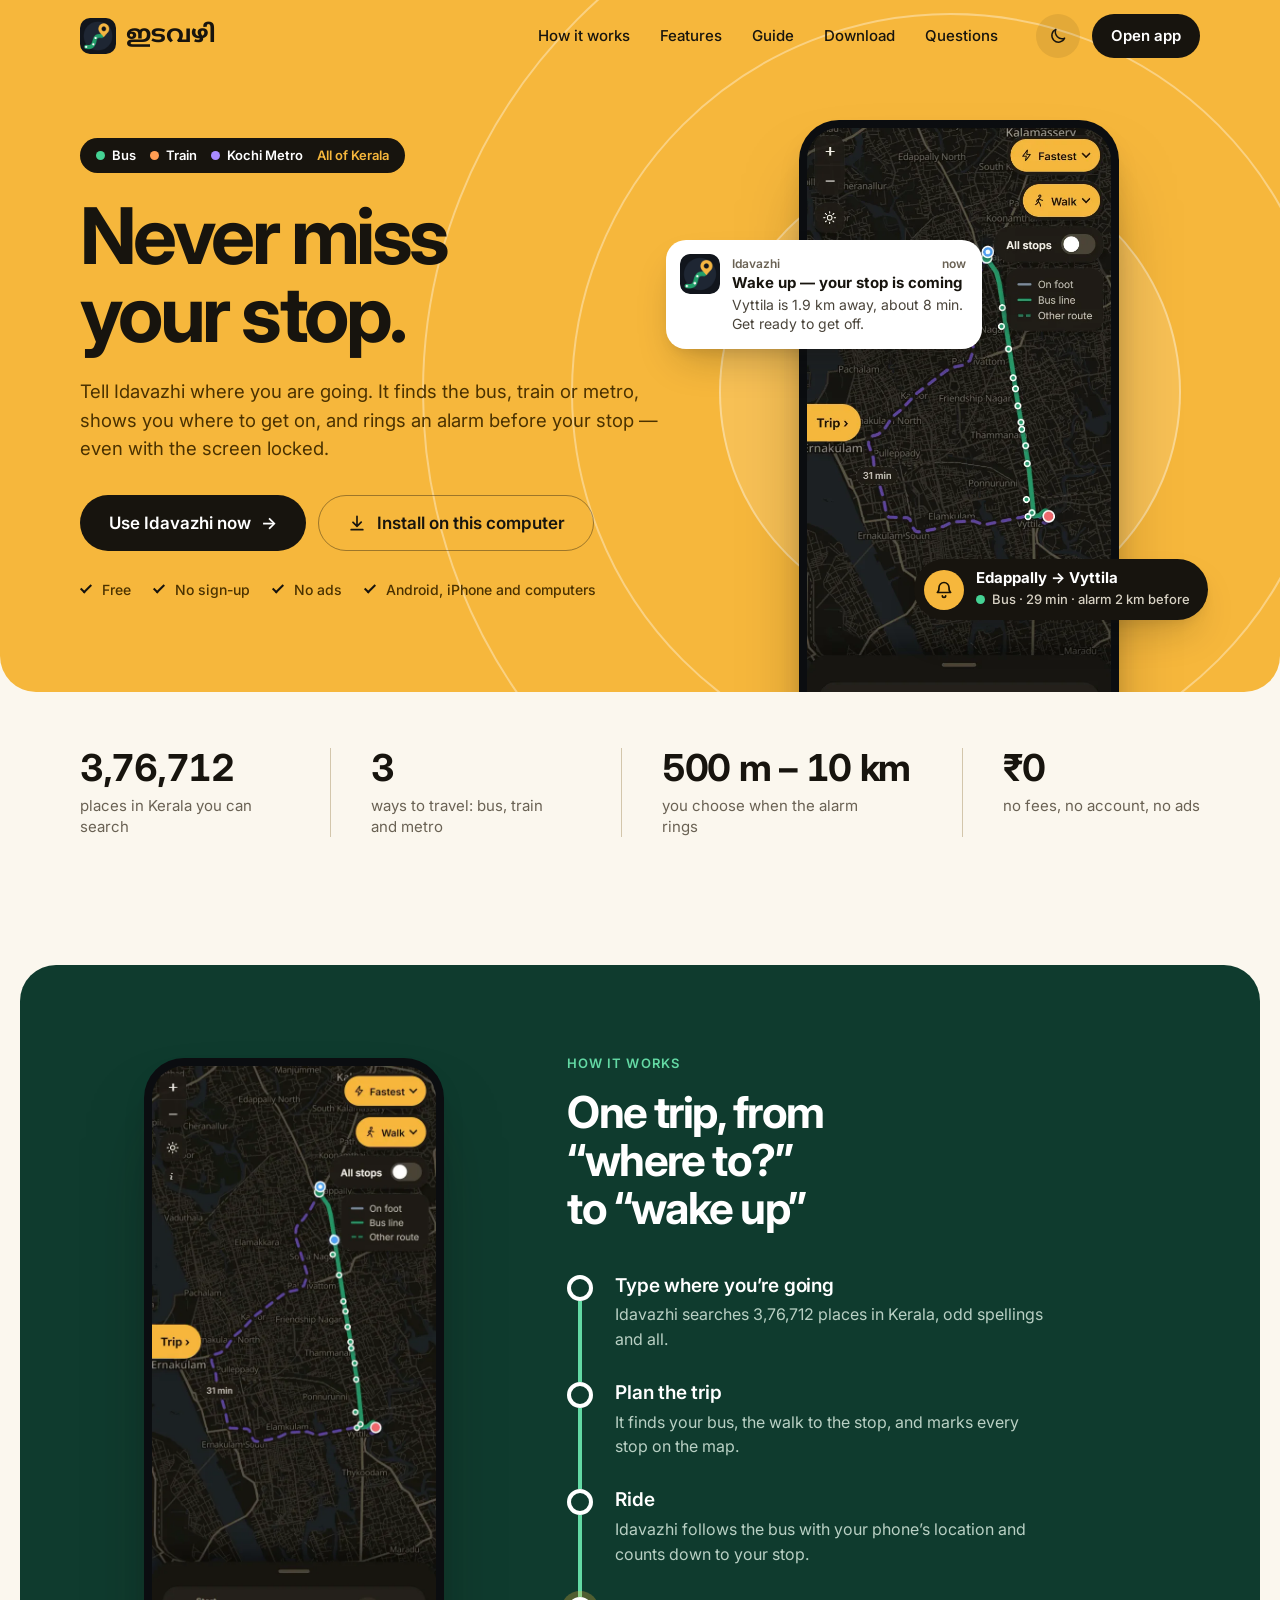
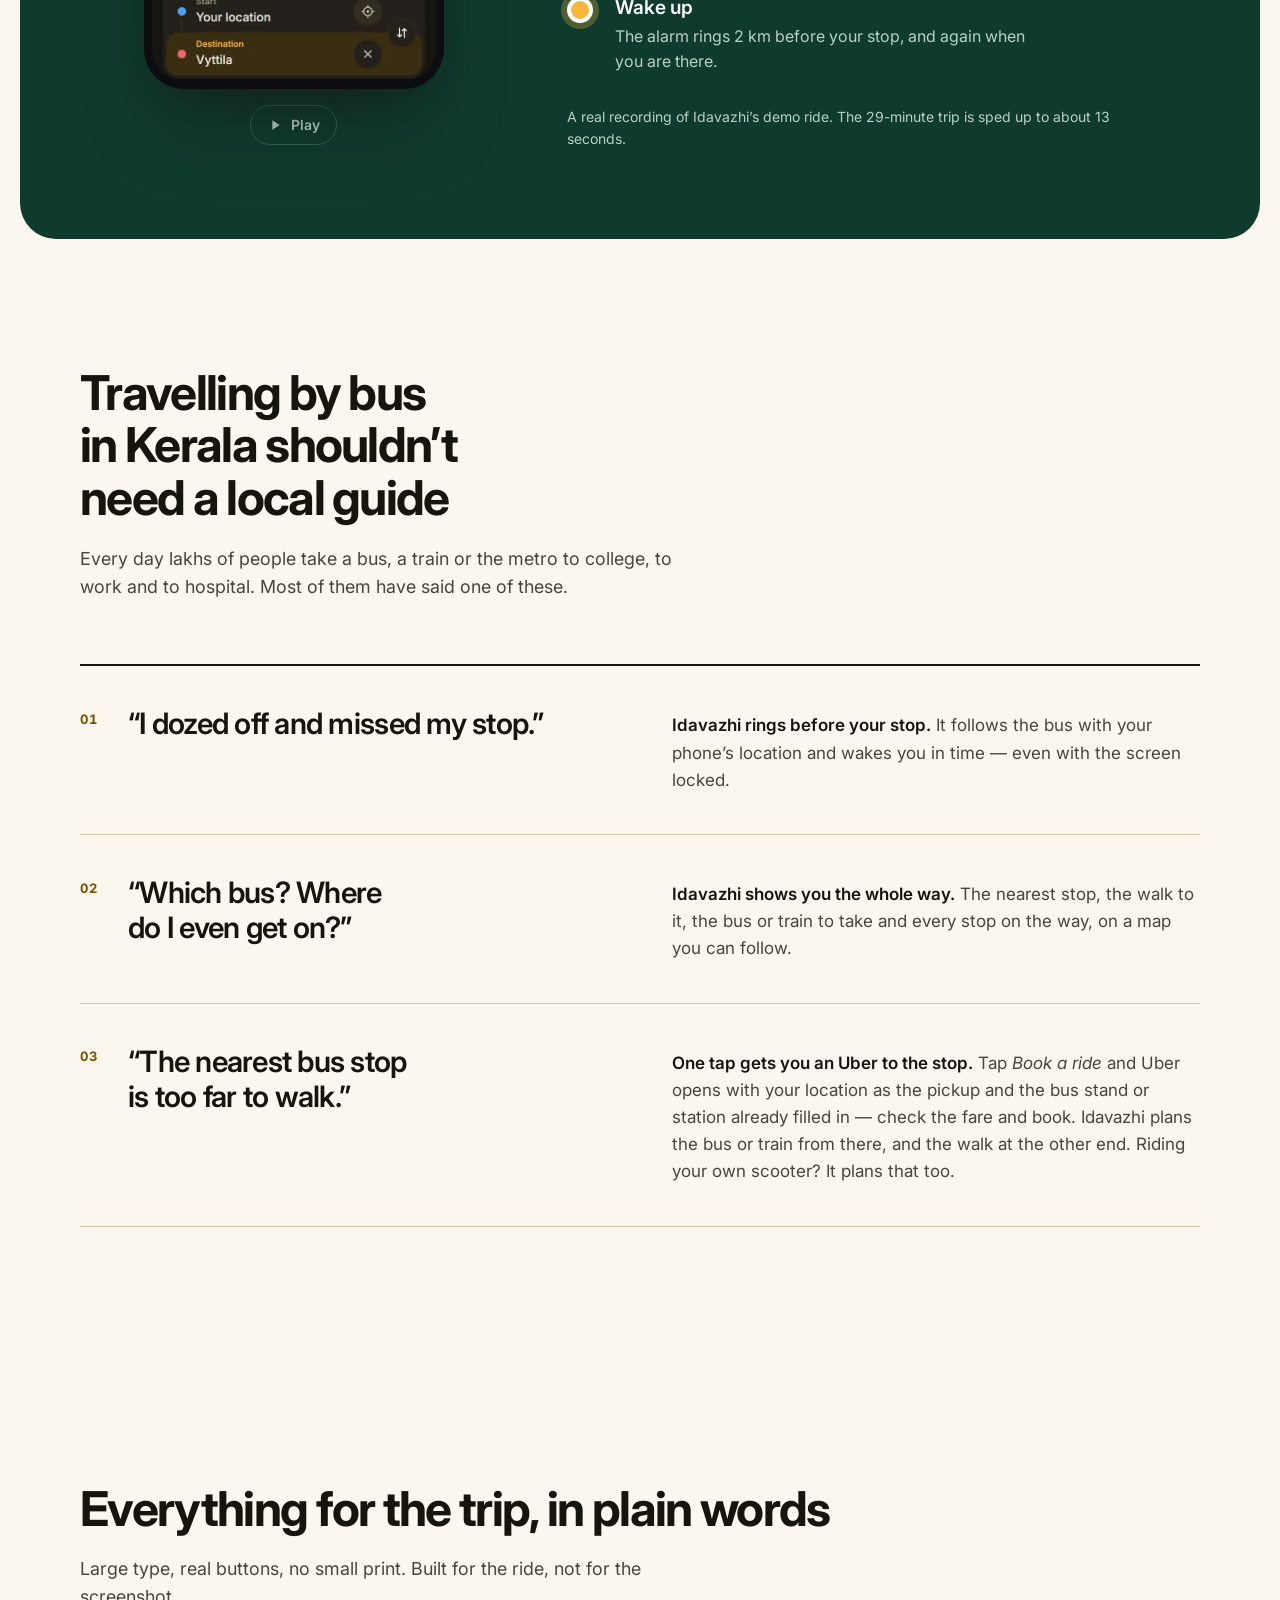
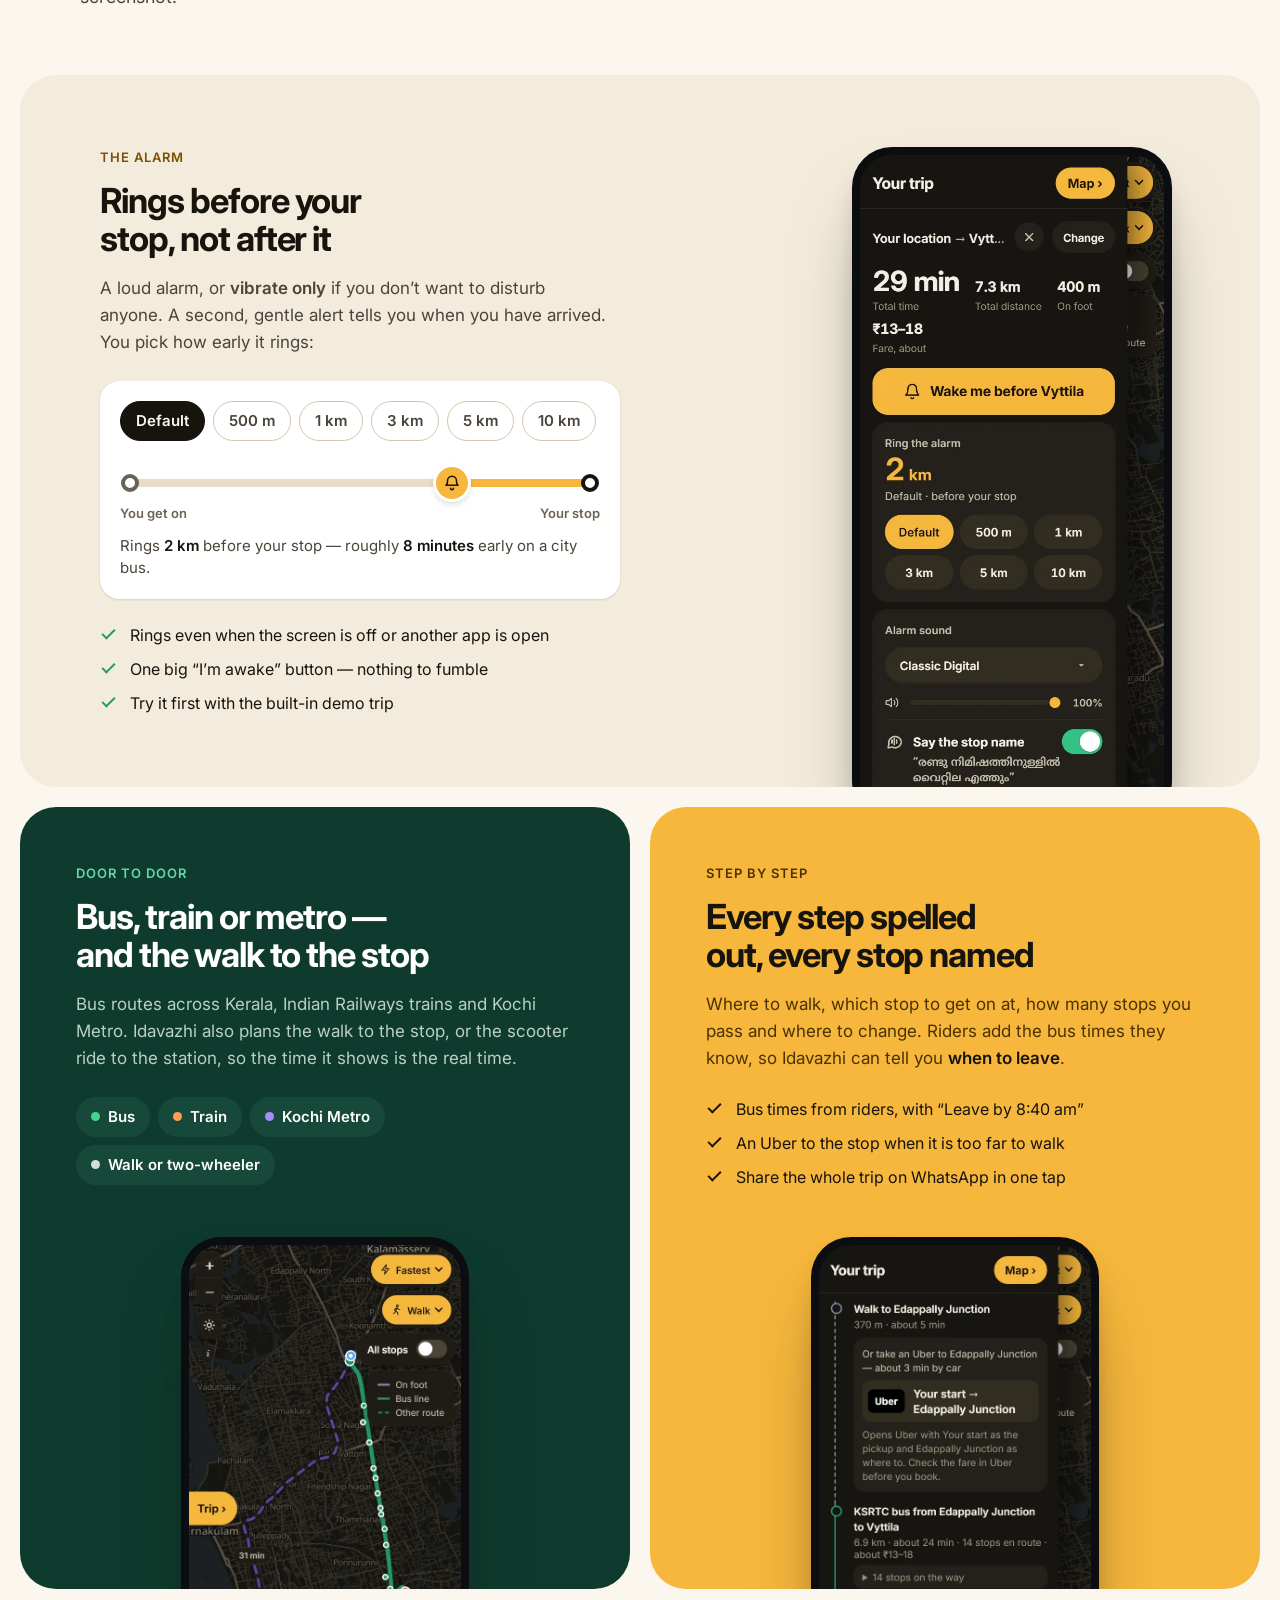
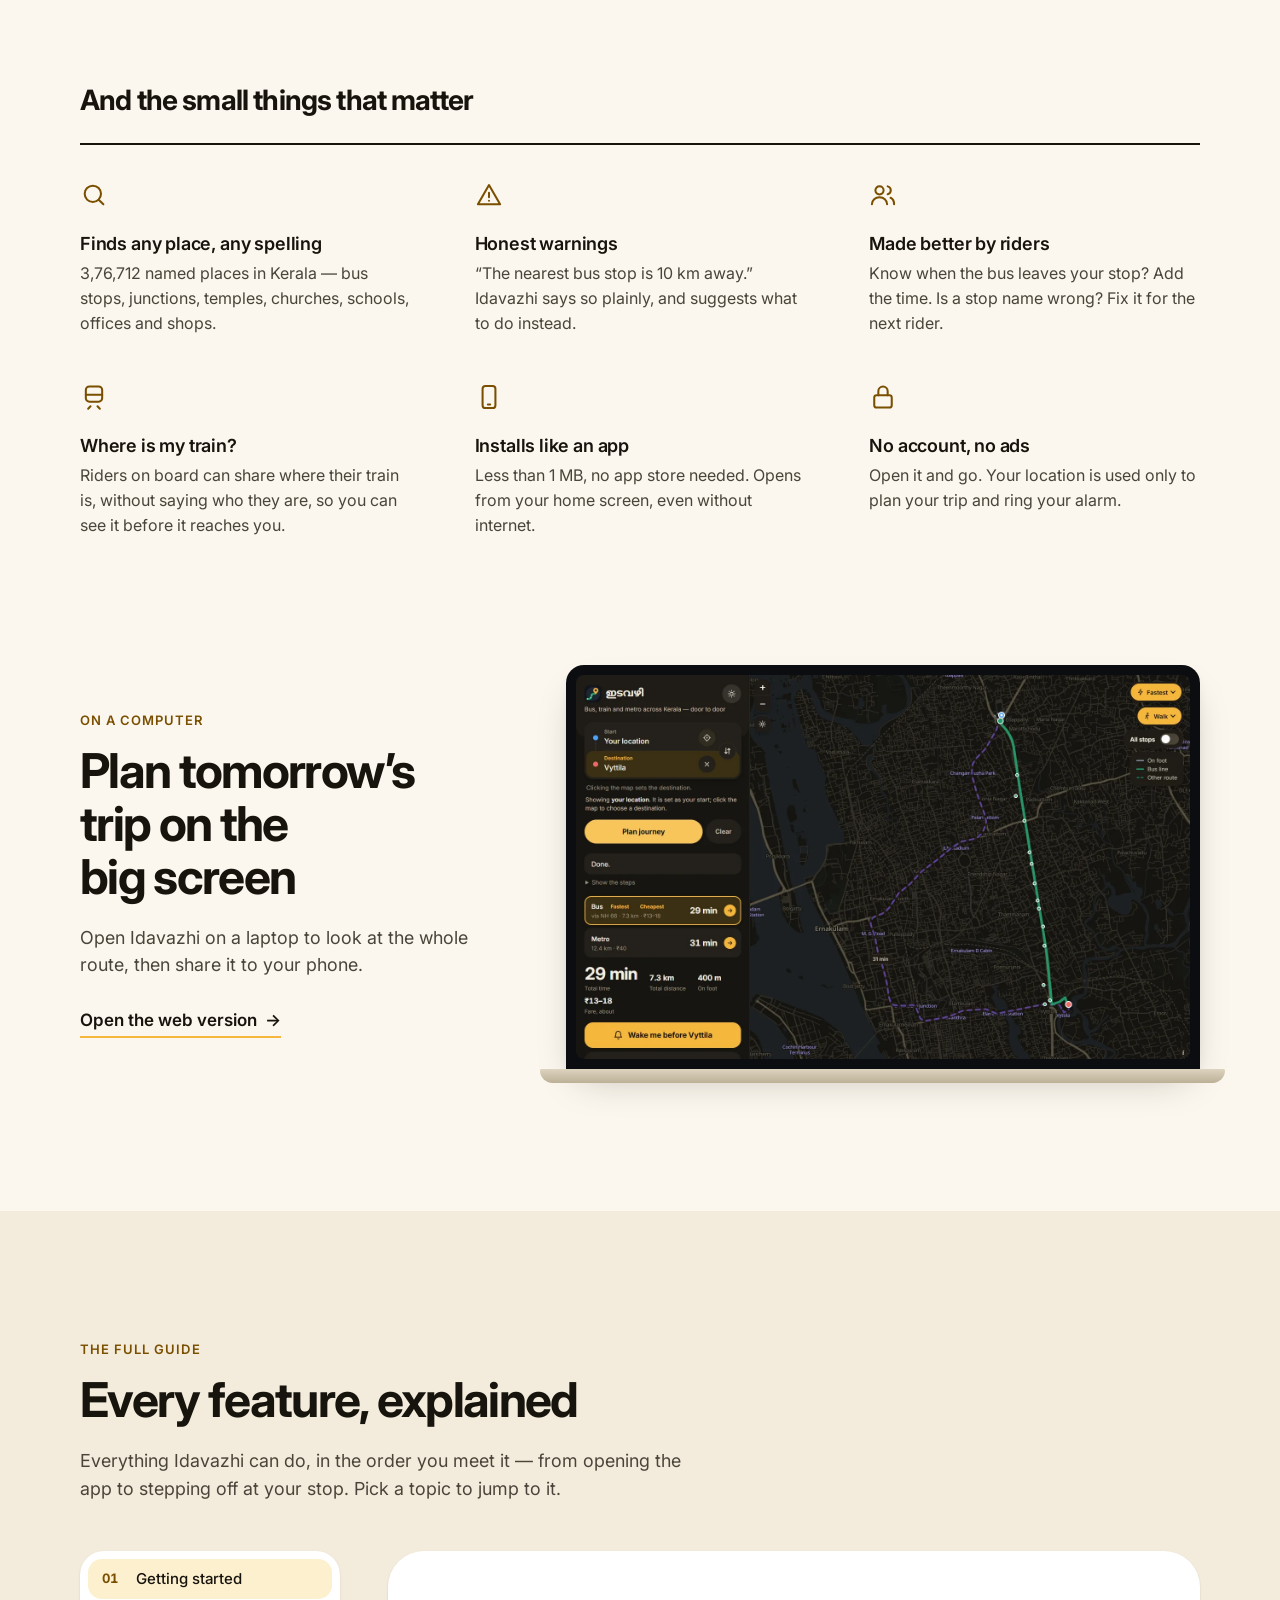
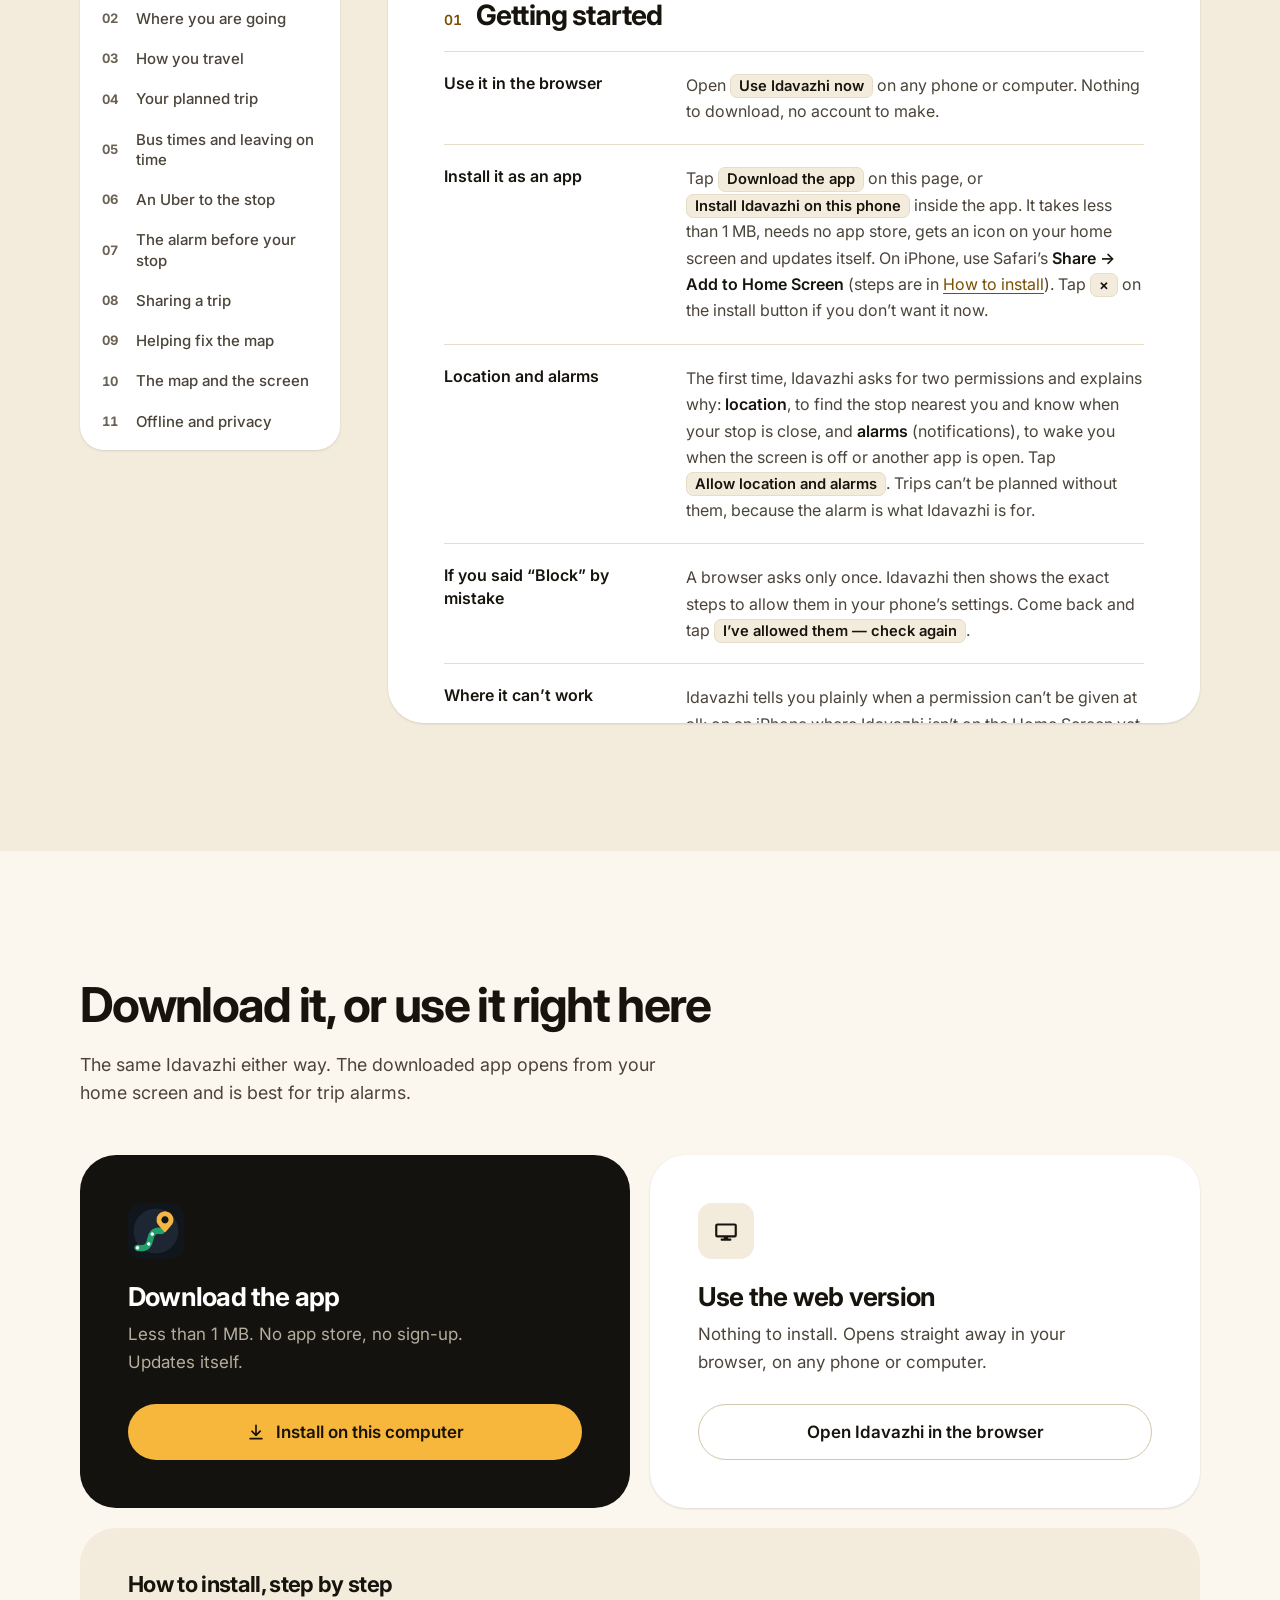
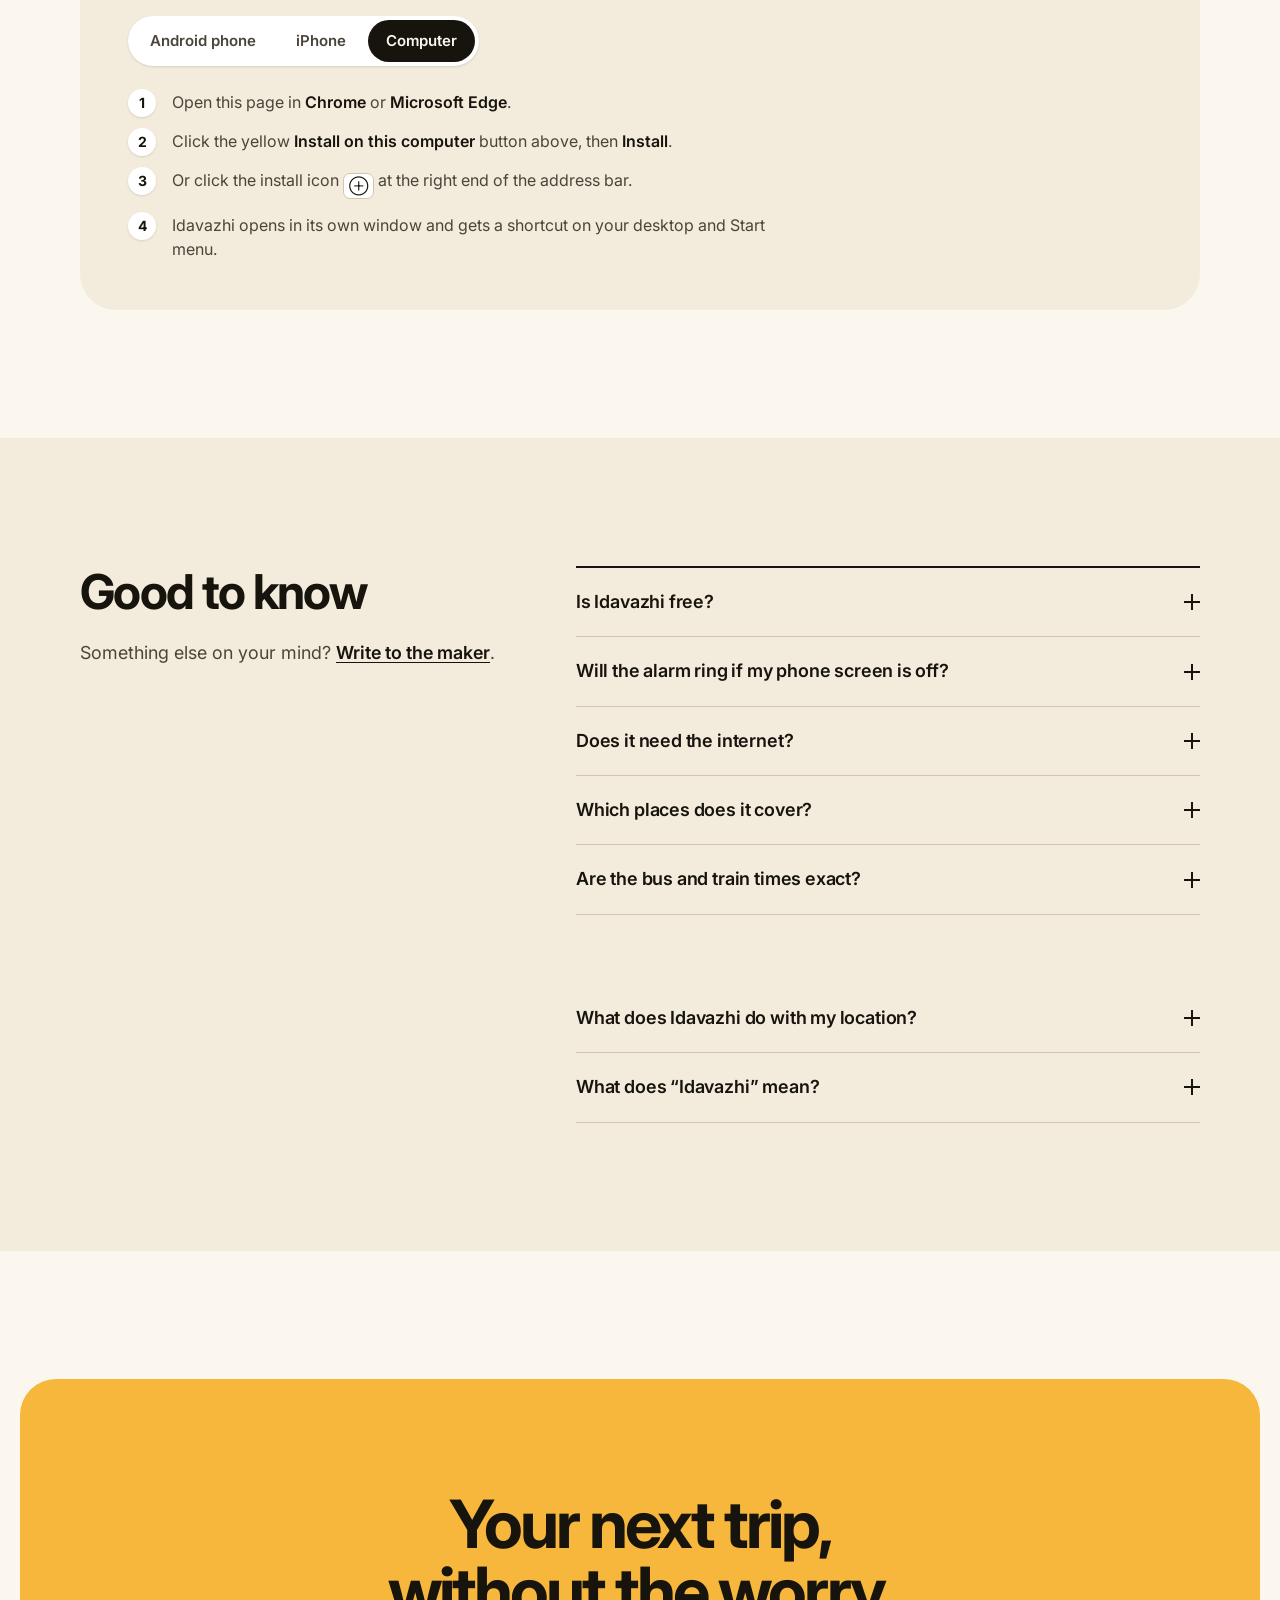
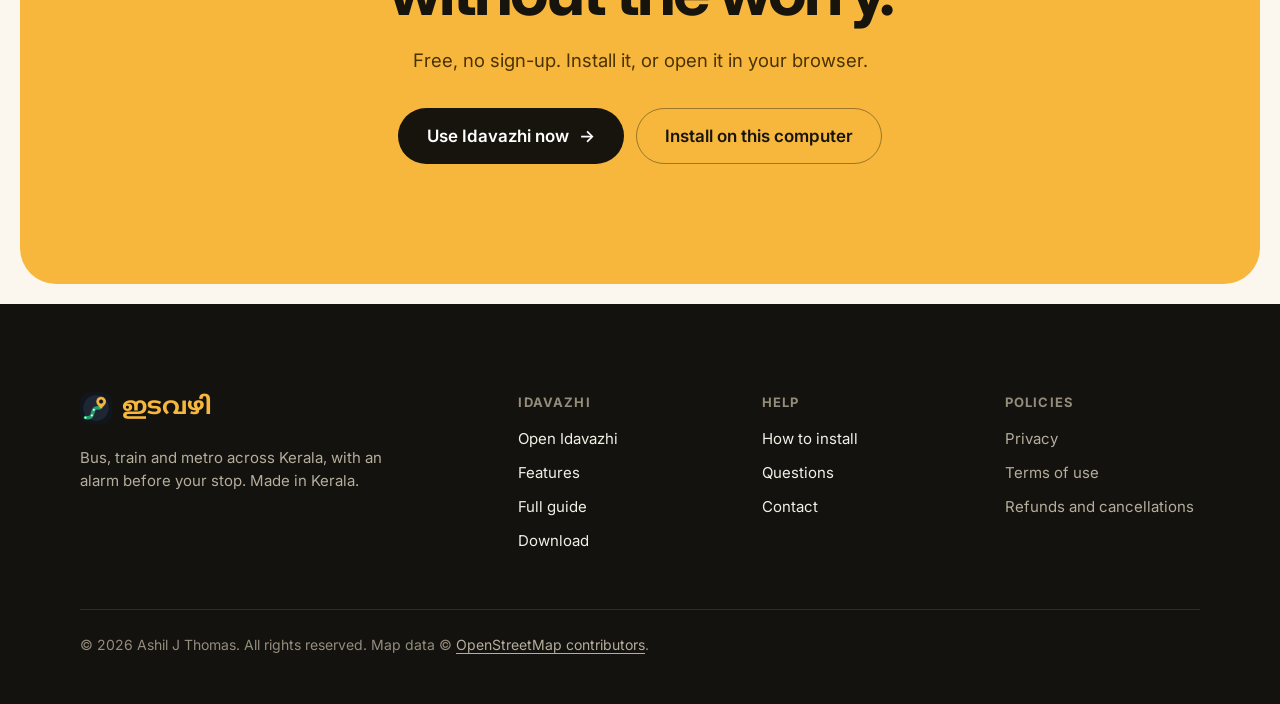
<file: web/home.html>
<!DOCTYPE html>
<html lang="en-IN">
<head>
<meta charset="utf-8" />
<meta name="viewport" content="width=device-width, initial-scale=1" />
<title>Idavazhi — never miss your stop</title>
<meta name="description" content="Idavazhi plans your trip by bus, train or metro across Kerala and rings an alarm before your stop. Free, no sign-up. Install it or use it in your browser." />
<meta name="theme-color" content="#f6b73c" data-dark="#1b1812" />
<meta property="og:title" content="Idavazhi — never miss your stop" />
<meta property="og:description" content="Bus, train and metro across Kerala, door to door, with an alarm before your stop." />
<meta property="og:type" content="website" />
<link rel="manifest" href="manifest.webmanifest" />
<link rel="icon" type="image/png" sizes="32x32" href="icons/favicon-32.png" />
<link rel="apple-touch-icon" href="icons/apple-touch-icon.png" />
<link rel="preconnect" href="https://fonts.googleapis.com" />
<link rel="preconnect" href="https://fonts.gstatic.com" crossorigin />
<link rel="stylesheet" href="https://fonts.googleapis.com/css2?family=Inter:opsz,wght@14..32,400..700&family=Noto+Sans+Malayalam:wght@600;700&display=swap" />
<link rel="stylesheet" href="home.css" />
<script src="theme.js"></script>
</head>
<body class="home">

<a class="skip" href="#main">Skip to content</a>

<header class="nav" id="nav">
  <div class="wrap nav__in">
    <a class="logo" href="#top" aria-label="Idavazhi home">
      <img src="icons/icon-192.png" alt="" width="36" height="36" />
      <span class="ml" lang="ml">ഇടവഴി</span>
    </a>
    <nav class="nav__links" aria-label="Sections">
      <a href="#how">How it works</a>
      <a href="#features">Features</a>
      <a href="#guide">Guide</a>
      <a href="#get">Download</a>
      <a href="#faq">Questions</a>
    </nav>
    <button type="button" class="theme-toggle" id="theme-toggle" aria-label="Switch to dark mode" aria-pressed="false">
      <svg class="theme-toggle__moon" viewBox="0 0 24 24" aria-hidden="true"><path d="M20 14.5A8 8 0 0 1 9.5 4a8 8 0 1 0 10.5 10.5Z"/></svg>
      <svg class="theme-toggle__sun" viewBox="0 0 24 24" aria-hidden="true"><circle cx="12" cy="12" r="4"/><path d="M12 2v2.5M12 19.5V22M2 12h2.5M19.5 12H22M4.9 4.9l1.8 1.8M17.3 17.3l1.8 1.8M4.9 19.1l1.8-1.8M17.3 6.7l1.8-1.8"/></svg>
    </button>
    <a class="btn btn--small btn--ink" href="/app">Open app</a>
    <button type="button" class="nav__menu" id="nav-menu" aria-label="Menu" aria-expanded="false" aria-controls="nav-drop">
      <span></span><span></span><span></span>
    </button>
  </div>
  <!-- Phones and tablets: the sections behind the three-bar button. -->
  <nav class="nav__drop" id="nav-drop" aria-label="Sections" hidden>
    <div class="wrap">
      <a href="#how">How it works</a>
      <a href="#why">Why Idavazhi</a>
      <a href="#features">Features</a>
      <a href="#guide">Full guide</a>
      <a href="#get">Download</a>
      <a href="#how-install">How to install</a>
      <a href="#faq">Questions</a>
    </div>
  </nav>
</header>

<main id="main">

<!-- ============================================================ hero -->
<section class="hero" id="top">
  <div class="rings hero__rings" aria-hidden="true"><i></i><i></i><i></i></div>
  <div class="wrap hero__in">
    <div class="hero__text">
      <p class="modes-pill"><span><i class="dot dot--bus"></i>Bus</span><span><i class="dot dot--train"></i>Train</span><span><i class="dot dot--metro"></i>Kochi Metro</span><span class="modes-pill__where">All of Kerala</span></p>
      <h1>Never miss your&nbsp;stop.</h1>
      <p class="lead">Tell Idavazhi where you are going. It finds the bus, train or metro, shows you where to get on, and rings an alarm before your stop &mdash; even with the screen locked.</p>
      <div class="cta">
        <a class="btn btn--ink btn--big" href="/app">Use Idavazhi now <span aria-hidden="true">&rarr;</span></a>
        <button type="button" class="btn btn--onbrand btn--big js-install">
          <svg aria-hidden="true" viewBox="0 0 24 24"><path d="M12 3a1 1 0 0 1 1 1v9.6l3.3-3.3a1 1 0 1 1 1.4 1.4l-5 5a1 1 0 0 1-1.4 0l-5-5a1 1 0 0 1 1.4-1.4l3.3 3.3V4a1 1 0 0 1 1-1ZM5 19h14a1 1 0 1 1 0 2H5a1 1 0 1 1 0-2Z"/></svg>
          <span class="js-install-label">Download the app</span>
        </button>
      </div>
      <ul class="assure" aria-label="What it costs">
        <li>Free</li><li>No sign-up</li><li>No ads</li><li>Android, iPhone and computers</li>
      </ul>
    </div>

    <div class="hero__art" aria-hidden="true">
      <div class="phone hero__phone"><img src="site/phone-route.webp" alt="" width="585" height="1266" /></div>
      <div class="note">
        <img src="icons/icon-192.png" alt="" width="40" height="40" />
        <div>
          <p class="note__meta"><span>Idavazhi</span><span>now</span></p>
          <p class="note__title">Wake up &mdash; your stop is coming</p>
          <p class="note__body">Vyttila is 1.9 km away, about 8 min. Get ready to get off.</p>
        </div>
      </div>
      <div class="tripchip">
        <span class="tripchip__bell"><svg viewBox="0 0 24 24"><path d="M6 9a6 6 0 1 1 12 0c0 5 2 6 2 6H4s2-1 2-6Z"/><path d="M10 19a2 2 0 0 0 4 0"/></svg></span>
        <div>
          <p class="tripchip__title">Edappally &rarr; Vyttila</p>
          <p class="tripchip__body"><i class="dot dot--bus"></i>Bus &middot; 29 min &middot; alarm 2 km before</p>
        </div>
      </div>
    </div>
  </div>
</section>

<!-- ============================================================ numbers -->
<section class="numbers" aria-label="Idavazhi in numbers">
  <div class="wrap numbers__in">
    <div><b>3,76,712</b><span>places in Kerala you can search</span></div>
    <div><b>3</b><span>ways to travel: bus, train and metro</span></div>
    <div><b>500 m – 10 km</b><span>you choose when the alarm rings</span></div>
    <div><b>₹0</b><span>no fees, no account, no ads</span></div>
  </div>
</section>

<!-- ============================================================ how it works (the demo) -->
<section class="band" id="how" aria-labelledby="demo-h">
  <div class="panel panel--forest demo">
    <div class="demo__shot">
      <div class="phone demo__phone">
        <video class="demo__video" id="demo-video" muted loop playsinline preload="metadata"
               poster="site/demo-poster.webp" width="600" height="1298"
               aria-label="Idavazhi demo: typing Vyttila, planning a bus trip from Edappally, the bus moving along the map, the alarm: Wake up, then This is your stop">
          <source src="site/demo.mp4" type="video/mp4" />
        </video>
      </div>
      <button type="button" class="demo__toggle" id="demo-toggle" aria-controls="demo-video">
        <svg class="demo__ico demo__ico--pause" viewBox="0 0 24 24" aria-hidden="true"><path d="M7 5h3v14H7zM14 5h3v14h-3z"/></svg>
        <svg class="demo__ico demo__ico--play" viewBox="0 0 24 24" aria-hidden="true"><path d="M8 5v14l11-7z"/></svg>
        <span id="demo-toggle-label">Pause</span>
      </button>
    </div>
    <div class="demo__text">
      <p class="eyebrow">How it works</p>
      <h2 id="demo-h">One trip, from &ldquo;where&nbsp;to?&rdquo; to &ldquo;wake&nbsp;up&rdquo;</h2>
      <ol class="line">
        <li class="step"><b>Type where you&rsquo;re going</b><span>Idavazhi searches 3,76,712 places in Kerala, odd spellings and all.</span></li>
        <li class="step"><b>Plan the trip</b><span>It finds your bus, the walk to the stop, and marks every stop on the map.</span></li>
        <li class="step"><b>Ride</b><span>Idavazhi follows the bus with your phone&rsquo;s location and counts down to your stop.</span></li>
        <li class="step step--end"><b>Wake up</b><span>The alarm rings 2&nbsp;km before your stop, and again when you are there.</span></li>
      </ol>
      <p class="demo__note">A real recording of Idavazhi&rsquo;s demo ride. The 29-minute trip is sped up to about 13 seconds.</p>
    </div>
  </div>
</section>

<!-- ============================================================ why -->
<section class="section" id="why">
  <div class="wrap">
    <header class="why__head">
      <h2>Travelling by bus in Kerala shouldn&rsquo;t need a local guide</h2>
      <p class="section__lead">Every day lakhs of people take a bus, a train or the metro to college, to work and to hospital. Most of them have said one of these.</p>
    </header>
    <ol class="pains">
      <li class="pain">
        <p class="pain__q"><span class="pain__n" aria-hidden="true">01</span>&ldquo;I dozed off and missed my stop.&rdquo;</p>
        <p class="pain__a"><b>Idavazhi rings before your stop.</b> It follows the bus with your phone&rsquo;s location and wakes you in time &mdash; even with the screen locked.</p>
      </li>
      <li class="pain">
        <p class="pain__q"><span class="pain__n" aria-hidden="true">02</span>&ldquo;Which bus? Where do I even get on?&rdquo;</p>
        <p class="pain__a"><b>Idavazhi shows you the whole way.</b> The nearest stop, the walk to it, the bus or train to take and every stop on the way, on a map you can follow.</p>
      </li>
      <li class="pain">
        <p class="pain__q"><span class="pain__n" aria-hidden="true">03</span>&ldquo;The nearest bus stop is too far to walk.&rdquo;</p>
        <p class="pain__a"><b>One tap gets you an Uber to the stop.</b> Tap <i>Book a ride</i> and Uber opens with your location as the pickup and the bus stand or station already filled in &mdash; check the fare and book. Idavazhi plans the bus or train from there, and the walk at the other end. Riding your own scooter? It plans that too.</p>
      </li>
    </ol>
  </div>
</section>

<!-- ============================================================ features -->
<section class="section section--tiles" id="features">
  <div class="wrap">
    <header class="sec-head">
      <h2>Everything for the trip, in plain words</h2>
      <p class="section__lead">Large type, real buttons, no small print. Built for the ride, not for the screenshot.</p>
    </header>
  </div>

  <div class="bento">
    <article class="tile tile--wide tile--sand feature">
      <div class="tile__text">
        <p class="eyebrow">The alarm</p>
        <h3>Rings before your stop, not after it</h3>
        <p>A loud alarm, or <b>vibrate only</b> if you don&rsquo;t want to disturb anyone. A second, gentle alert tells you when you have arrived. You pick how early it rings:</p>

        <div class="ring" id="ring">
          <div class="ring__chips" role="radiogroup" aria-label="Ring the alarm this far before your stop">
            <button type="button" role="radio" aria-checked="true" data-km="2" data-say="2 km" data-min="8">Default</button>
            <button type="button" role="radio" aria-checked="false" data-km="0.5" data-say="500 m" data-min="2" tabindex="-1">500 m</button>
            <button type="button" role="radio" aria-checked="false" data-km="1" data-say="1 km" data-min="4" tabindex="-1">1 km</button>
            <button type="button" role="radio" aria-checked="false" data-km="3" data-say="3 km" data-min="12" tabindex="-1">3 km</button>
            <button type="button" role="radio" aria-checked="false" data-km="5" data-say="5 km" data-min="20" tabindex="-1">5 km</button>
            <button type="button" role="radio" aria-checked="false" data-km="10" data-say="10 km" data-min="40" tabindex="-1">10 km</button>
          </div>
          <div class="ring__track" aria-hidden="true">
            <span class="ring__zone" id="ring-zone"></span>
            <span class="ring__bus" id="ring-bus"><svg viewBox="0 0 24 24"><path d="M6 9a6 6 0 1 1 12 0c0 5 2 6 2 6H4s2-1 2-6Z"/><path d="M10 19a2 2 0 0 0 4 0"/></svg></span>
            <span class="ring__start"></span>
            <span class="ring__stop"></span>
          </div>
          <p class="ring__ends" aria-hidden="true"><span>You get on</span><span>Your stop</span></p>
          <p class="ring__say" aria-live="polite">Rings <b id="ring-km">2 km</b> before your stop &mdash; roughly <b id="ring-min">8 minutes</b> early on a city bus.</p>
        </div>

        <ul class="ticks">
          <li>Rings even when the screen is off or another app is open</li>
          <li>One big &ldquo;I&rsquo;m awake&rdquo; button &mdash; nothing to fumble</li>
          <li>Try it first with the built-in demo trip</li>
        </ul>
      </div>
      <div class="tile__shot"><div class="phone"><img src="site/phone-alarm-set.webp" alt="Idavazhi's trip panel: 29 min, about ₹13–18, a Wake me before Vyttila button, and the alarm settings: 2 km by default, buttons for 500 m to 10 km, the alarm sound and Say the stop name" width="585" height="1266" loading="lazy" /></div></div>
    </article>

    <article class="tile tile--forest feature">
      <div class="tile__text">
        <p class="eyebrow">Door to door</p>
        <h3>Bus, train or metro &mdash; and the walk to the stop</h3>
        <p>Bus routes across Kerala, Indian Railways trains and Kochi Metro. Idavazhi also plans the walk to the stop, or the scooter ride to the station, so the time it shows is the real time.</p>
        <ul class="modes" aria-label="Ways to travel">
          <li><i class="dot dot--bus"></i>Bus</li>
          <li><i class="dot dot--train"></i>Train</li>
          <li><i class="dot dot--metro"></i>Kochi Metro</li>
          <li><i class="dot dot--walk"></i>Walk or two-wheeler</li>
        </ul>
      </div>
      <div class="tile__shot"><div class="phone"><img src="site/phone-route.webp" alt="A bus trip in Idavazhi: the bus line from Edappally to Vyttila drawn on the map of Kochi, with every stop and a second route marked" width="585" height="1266" loading="lazy" /></div></div>
    </article>

    <article class="tile tile--amber feature">
      <div class="tile__text">
        <p class="eyebrow">Step by step</p>
        <h3>Every step spelled out, every stop named</h3>
        <p>Where to walk, which stop to get on at, how many stops you pass and where to change. Riders add the bus times they know, so Idavazhi can tell you <b>when to leave</b>.</p>
        <ul class="ticks">
          <li>Bus times from riders, with &ldquo;Leave by 8:40 am&rdquo;</li>
          <li>An Uber to the stop when it is too far to walk</li>
          <li>Share the whole trip on WhatsApp in one tap</li>
        </ul>
      </div>
      <div class="tile__shot"><div class="phone"><img src="site/phone-steps.webp" alt="A planned trip in Idavazhi: walk 370 m to Edappally Junction, or take an Uber there, then a KSRTC bus 6.9 km to Vyttila with 14 stops, about ₹13–18" width="585" height="1266" loading="lazy" /></div></div>
    </article>
  </div>

  <div class="wrap">
    <div class="extras">
      <h3 class="extras__title">And the small things that matter</h3>
      <ul class="extras__list">
        <li class="feature">
          <svg class="ico" viewBox="0 0 24 24" aria-hidden="true"><circle cx="11" cy="11" r="7"/><path d="m20 20-4-4"/></svg>
          <h4>Finds any place, any spelling</h4>
          <p>3,76,712 named places in Kerala &mdash; bus stops, junctions, temples, churches, schools, offices and shops.</p>
        </li>
        <li class="feature">
          <svg class="ico" viewBox="0 0 24 24" aria-hidden="true"><path d="M12 3.5 21.5 20h-19z"/><path d="M12 10v4"/><path d="M12 17h.01"/></svg>
          <h4>Honest warnings</h4>
          <p>&ldquo;The nearest bus stop is 10 km away.&rdquo; Idavazhi says so plainly, and suggests what to do instead.</p>
        </li>
        <li class="feature">
          <svg class="ico" viewBox="0 0 24 24" aria-hidden="true"><circle cx="9" cy="8" r="3.5"/><path d="M2.5 20c0-3.6 2.9-6 6.5-6s6.5 2.4 6.5 6"/><path d="M16 4.6a3.5 3.5 0 0 1 0 6.8"/><path d="M18.5 14.4c1.8.8 3 2.9 3 5.6"/></svg>
          <h4>Made better by riders</h4>
          <p>Know when the bus leaves your stop? Add the time. Is a stop name wrong? Fix it for the next rider.</p>
        </li>
        <li class="feature">
          <svg class="ico" viewBox="0 0 24 24" aria-hidden="true"><rect x="5" y="3" width="14" height="13" rx="3"/><path d="M5 10h14M9 20l-2 2M15 20l2 2"/></svg>
          <h4>Where is my train?</h4>
          <p>Riders on board can share where their train is, without saying who they are, so you can see it before it reaches you.</p>
        </li>
        <li class="feature">
          <svg class="ico" viewBox="0 0 24 24" aria-hidden="true"><rect x="6.5" y="2.5" width="11" height="19" rx="2.5"/><path d="M11 18.5h2"/></svg>
          <h4>Installs like an app</h4>
          <p>Less than 1 MB, no app store needed. Opens from your home screen, even without internet.</p>
        </li>
        <li class="feature">
          <svg class="ico" viewBox="0 0 24 24" aria-hidden="true"><rect x="4.5" y="10.5" width="15" height="10.5" rx="2"/><path d="M8 10.5V7a4 4 0 0 1 8 0v3.5"/></svg>
          <h4>No account, no ads</h4>
          <p>Open it and go. Your location is used only to plan your trip and ring your alarm.</p>
        </li>
      </ul>
    </div>
  </div>
</section>

<!-- ============================================================ big screen -->
<section class="section section--bigscreen">
  <div class="wrap bigscreen">
    <div class="bigscreen__text">
      <p class="eyebrow">On a computer</p>
      <h2>Plan tomorrow&rsquo;s trip on the big screen</h2>
      <p class="section__lead">Open Idavazhi on a laptop to look at the whole route, then share it to your phone.</p>
      <a class="link-arrow" href="/app">Open the web version <span aria-hidden="true">&rarr;</span></a>
    </div>
    <figure class="laptop">
      <div class="laptop__screen"><img src="site/desktop.webp" alt="Idavazhi on a computer: the trip on the left, the bus route from Edappally to Vyttila on the map of Kochi on the right" width="1440" height="900" loading="lazy" /></div>
      <div class="laptop__base"></div>
    </figure>
  </div>
</section>

<!-- ============================================================ guide -->
<section class="section section--sand guide" id="guide">
  <div class="wrap">
    <header class="sec-head">
      <p class="eyebrow">The full guide</p>
      <h2>Every feature, explained</h2>
      <p class="section__lead">Everything Idavazhi can do, in the order you meet it &mdash; from opening the app to stepping off at your stop. Pick a topic to jump to it.</p>
    </header>

    <div class="guide__layout">
      <nav class="guide__toc" aria-label="Guide topics">
        <ol>
          <li><a href="#g-start"><span>01</span>Getting started</a></li>
          <li><a href="#g-where"><span>02</span>Where you are going</a></li>
          <li><a href="#g-how"><span>03</span>How you travel</a></li>
          <li><a href="#g-plan"><span>04</span>Your planned trip</a></li>
          <li><a href="#g-times"><span>05</span>Bus times and leaving on time</a></li>
          <li><a href="#g-uber"><span>06</span>An Uber to the stop</a></li>
          <li><a href="#g-alarm"><span>07</span>The alarm before your stop</a></li>
          <li><a href="#g-share"><span>08</span>Sharing a trip</a></li>
          <li><a href="#g-fix"><span>09</span>Helping fix the map</a></li>
          <li><a href="#g-map"><span>10</span>The map and the screen</a></li>
          <li><a href="#g-offline"><span>11</span>Offline and privacy</a></li>
        </ol>
      </nav>

      <div class="guide__body">

        <section class="chapter" id="g-start" aria-labelledby="g-start-h">
          <h3 id="g-start-h"><span class="chapter__n">01</span>Getting started</h3>
          <dl class="fn">
            <div class="fn__item"><dt>Use it in the browser</dt>
              <dd>Open <span class="ui">Use Idavazhi now</span> on any phone or computer. Nothing to download, no account to make.</dd></div>
            <div class="fn__item"><dt>Install it as an app</dt>
              <dd>Tap <span class="ui">Download the app</span> on this page, or <span class="ui">Install Idavazhi on this phone</span> inside the app. It takes less than 1 MB, needs no app store, gets an icon on your home screen and updates itself. On iPhone, use Safari&rsquo;s <b>Share &rarr; Add to Home Screen</b> (steps are in <a href="#how-install">How to install</a>). Tap <span class="ui">&times;</span> on the install button if you don&rsquo;t want it now.</dd></div>
            <div class="fn__item"><dt>Location and alarms</dt>
              <dd>The first time, Idavazhi asks for two permissions and explains why: <b>location</b>, to find the stop nearest you and know when your stop is close, and <b>alarms</b> (notifications), to wake you when the screen is off or another app is open. Tap <span class="ui">Allow location and alarms</span>. Trips can&rsquo;t be planned without them, because the alarm is what Idavazhi is for.</dd></div>
            <div class="fn__item"><dt>If you said &ldquo;Block&rdquo; by mistake</dt>
              <dd>A browser asks only once. Idavazhi then shows the exact steps to allow them in your phone&rsquo;s settings. Come back and tap <span class="ui">I&rsquo;ve allowed them &mdash; check again</span>.</dd></div>
            <div class="fn__item"><dt>Where it can&rsquo;t work</dt>
              <dd>Idavazhi tells you plainly when a permission can&rsquo;t be given at all: on an iPhone where Idavazhi isn&rsquo;t on the Home Screen yet (Safari has no alarms in a tab), and inside apps like WhatsApp or Instagram that open links in their own browser. Open the link in Chrome or Safari instead.</dd></div>
          </dl>
        </section>

        <section class="chapter" id="g-where" aria-labelledby="g-where-h">
          <h3 id="g-where-h"><span class="chapter__n">02</span>Where you are going</h3>
          <dl class="fn">
            <div class="fn__item"><dt>Your location is the start</dt>
              <dd>When you open Idavazhi it finds where you are and fills in <b>Start</b> as <span class="ui">Your location</span>, with how accurate it is (&ldquo;within about 20 m&rdquo;). Tap <span class="ui">Locate</span> at any time to set the start to where you are now.</dd></div>
            <div class="fn__item"><dt>Search any place</dt>
              <dd>Type in <b>Start</b> or <b>Destination</b>. Suggestions appear as you type, from 3,76,712 named places in Kerala &mdash; bus stops, junctions, temples, churches, schools, offices and shops &mdash; with places near you first. Odd spellings are fine. Use the arrow keys and <b>Enter</b> on a computer.</dd></div>
            <div class="fn__item"><dt>Places outside Kerala</dt>
              <dd>Press <b>Enter</b> (or the search key) and Idavazhi also searches online, for places the Kerala list doesn&rsquo;t have.</dd></div>
            <div class="fn__item"><dt>Saved and recent places</dt>
              <dd>Tap the <span class="ui">&#9734;</span> next to a suggestion to save it (up to 10). Tap an empty box and your <b>Saved</b> places show first, then your last 6 <b>Recent</b> ones, so home, college or office is one tap away. Tap <span class="ui">&#9733;</span> again to remove it. They stay on your phone only.</dd></div>
            <div class="fn__item"><dt>Tap the map instead</dt>
              <dd>Tap anywhere on the map to set the highlighted box &mdash; usually the destination. Tap the Start box first to set the start that way instead.</dd></div>
            <div class="fn__item"><dt>Start again</dt>
              <dd><span class="ui">Clear</span> empties both boxes, removes the trip from the map and stops any trip alarm.</dd></div>
          </dl>
        </section>

        <section class="chapter" id="g-how" aria-labelledby="g-how-h">
          <h3 id="g-how-h"><span class="chapter__n">03</span>How you travel</h3>
          <p class="chapter__lead">These choices sit at the top right of the map, so they are always in reach.</p>
          <dl class="fn">
            <div class="fn__item"><dt><span class="dot dot--bus"></span> <span class="dot dot--train"></span> <span class="dot dot--metro"></span>&ensp;Bus, Train or Metro</dt>
              <dd><b>Bus</b> is chosen when Idavazhi opens. Pick <b>Train</b> for Indian Railways or <b>Metro</b> for Kochi Metro. The chosen one turns its own colour: green for bus, orange for train, purple for metro. If a trip is already on the screen, changing it plans the trip again the new way.</dd></div>
            <div class="fn__item"><dt>Walk or Two-wheeler</dt>
              <dd>How you get to the first stop and from the last one. <b>Walk</b> plans a walk at walking speed on footpaths and any road you can walk on, to a stop within walking distance. <b>Two-wheeler</b> plans a ride on your scooter or bike, on roads only and following one-way streets &mdash; so it can take you to a farther, better stop, like a bus stand with direct buses or a railway station, where you park and board. The walk at the other end is still planned on foot.</dd></div>
            <div class="fn__item"><dt>All stops</dt>
              <dd>Turn on the <span class="ui">All stops</span> switch to see every bus stop, bus stand, railway station and metro station in Kerala on the map. Bus stops are small green dots, bus stands a green square with a bus, railway stations orange and metro stations purple. Names appear as you zoom in. Turn it off to hide them again; Idavazhi remembers your choice.</dd></div>
          </dl>
        </section>

        <section class="chapter" id="g-plan" aria-labelledby="g-plan-h">
          <h3 id="g-plan-h"><span class="chapter__n">04</span>Your planned trip</h3>
          <dl class="fn">
            <div class="fn__item"><dt>Plan journey</dt>
              <dd>Tap <span class="ui">Plan journey</span>. A line shows what Idavazhi is doing; tap <span class="ui">Show the steps</span> to see each step. Most trips are ready in a few seconds.</dd></div>
            <div class="fn__item"><dt>Route options</dt>
              <dd>When there is more than one good way &mdash; another road, another train &mdash; you get a card for each, fastest first. The other routes show as grey lines on the map; tap a card or a grey line to switch.</dd></div>
            <div class="fn__item"><dt>The trip at a glance</dt>
              <dd>Total time in large numbers, the total distance, and how far you walk or ride. On a phone the top line also shows <b>from &rarr; to by bus</b>, with <span class="ui">Change</span> to go back and edit the trip.</dd></div>
            <div class="fn__item"><dt>Step by step</dt>
              <dd>Every part of the trip in order: the walk or ride to the stop, the wait, the bus or train ride, and the walk at the end. Each step shows its distance and time. Rides show how many stops you pass; tap <span class="ui">stops on the way</span> for the full list.</dd></div>
            <div class="fn__item"><dt>Changes</dt>
              <dd>When you need to change trains or lines, the stop is marked &ldquo;change here&rdquo; in the list and with its own marker on the map.</dd></div>
            <div class="fn__item"><dt>On the map</dt>
              <dd>The ride is drawn in its own colour, the walk or ride to the stop as a dotted or dashed line. Big markers show <b>Board here</b> and <b>Get off here</b>; small dots show every stop on the way &mdash; tap one to see its name. A small key at the top right says which line is which.</dd></div>
            <div class="fn__item"><dt>Long train journeys</dt>
              <dd>For train trips longer than about 300 km, Idavazhi plans from the Indian Railways timetable: real trains, their times and the changes between them. This timetable is from 2016, so some trains have since been added, renumbered or retimed &mdash; check your train on IRCTC or NTES before you go.</dd></div>
            <div class="fn__item"><dt>Honest warnings</dt>
              <dd>If something about the trip matters, Idavazhi says it in a pop-up in plain words: &ldquo;Nearest bus stop is 10 km away&rdquo;, &ldquo;Walking is quicker&rdquo;, &ldquo;1.4 km walk to the bus stop&rdquo;, &ldquo;You are almost there&rdquo;. Often there is a button to plan it another way, like <span class="ui">Use a two-wheeler</span>. The same points stay under the trip.</dd></div>
            <div class="fn__item"><dt>More about this trip</dt>
              <dd>Smaller notes &mdash; like a step that is a straight-line estimate because no road was found &mdash; are under <span class="ui">More about this trip</span>.</dd></div>
          </dl>
        </section>

        <section class="chapter" id="g-times" aria-labelledby="g-times-h">
          <h3 id="g-times-h"><span class="chapter__n">05</span>Bus times and leaving on time</h3>
          <p class="chapter__lead">KSRTC and private buses in Kerala have no open timetable, so riders add the times they know.</p>
          <dl class="fn">
            <div class="fn__item"><dt>Bus times at your stop</dt>
              <dd>Under every bus ride, Idavazhi shows the next buses riders have reported from that stop in your direction, with &ldquo;in 12 min&rdquo; next to each. Tap <span class="ui">All times reported here</span> for the full day. Late at night it shows the first bus tomorrow.</dd></div>
            <div class="fn__item"><dt>Add a bus time you know</dt>
              <dd>Tap <span class="ui">Add a bus time you know</span> and fill in when it leaves, which bus (KSRTC, private, KSRTC Swift, KURTC city AC or other), which days (every day, not on Sundays, or Sundays only) and, if you like, the board on the bus. Everyone boarding there in that direction sees it.</dd></div>
            <div class="fn__item"><dt>Seen it or Wrong</dt>
              <dd>Tap <span class="ui">Seen it</span> if you have seen that bus at that time, or <span class="ui">Wrong</span> if it doesn&rsquo;t run then. Times riders confirm are trusted more.</dd></div>
            <div class="fn__item"><dt>Leave by</dt>
              <dd>When there are reported times, Idavazhi works out the first bus you can still catch and tells you: &ldquo;<b>Leave by 8:40 am</b> to catch the 8:52 KSRTC bus at Edappally &middot; arrive about 9:30&rdquo;. It counts your walk or ride to the stop and two spare minutes.</dd></div>
            <div class="fn__item"><dt>Remind me when to leave</dt>
              <dd>Tap <span class="ui">Remind me when to leave</span> and Idavazhi rings five minutes before your leave-by time. Tap it again to cancel.</dd></div>
          </dl>
        </section>

        <section class="chapter" id="g-uber" aria-labelledby="g-uber-h">
          <h3 id="g-uber-h"><span class="chapter__n">06</span>An Uber to the stop</h3>
          <dl class="fn">
            <div class="fn__item"><dt>Book a ride to the stop</dt>
              <dd>If the first stop is more than a few hundred metres away, the first step of your trip offers an Uber, with roughly how long it takes by car. <span class="ui">Book a ride to &hellip;</span> opens Uber with your current location as the pickup and the stop already filled in as where to. You see the fare and book in Uber itself; Idavazhi books nothing and takes no money.</dd></div>
            <div class="fn__item"><dt>No stop within walking distance</dt>
              <dd>If the nearest stop is too far to walk to from your start, Idavazhi says how far it is and offers two ways on: <span class="ui">Book an Uber</span> plans the trip with a cab ride to a stop farther away, with the Uber button on it, and <span class="ui">I'll use my own two-wheeler</span> plans it with you riding to the stop. The Uber is for that trip only; your Walk / Two-wheeler choice stays as it was.</dd></div>
          </dl>
        </section>

        <section class="chapter" id="g-alarm" aria-labelledby="g-alarm-h">
          <h3 id="g-alarm-h"><span class="chapter__n">07</span>The alarm before your stop</h3>
          <dl class="fn">
            <div class="fn__item"><dt>Wake me before my stop</dt>
              <dd>After planning, tap the yellow <span class="ui">Wake me before &hellip;</span> button. Idavazhi follows the bus with your phone&rsquo;s location and rings before your stop.</dd></div>
            <div class="fn__item"><dt>Choose when it rings</dt>
              <dd><b>Default</b> rings 2 km before your stop. Or pick <b>500 m, 1 km, 3 km, 5 km or 10 km</b>. The chosen distance shows in large numbers. Idavazhi remembers it for next time, and a change works at once, even in the middle of a trip.</dd></div>
            <div class="fn__item"><dt>Every change, too</dt>
              <dd>On a trip with a change of train or line, the alarm also rings before the stop where you change &mdash; not only before the last one.</dd></div>
            <div class="fn__item"><dt>A loud alarm you can&rsquo;t sleep through</dt>
              <dd>A real alarm: a loud alarm-clock sound and vibration, over and over, with a notification, until you tap the big <span class="ui">I&rsquo;m awake</span> button. It works with the screen locked or another app open &mdash; just keep Idavazhi open in the background. Idavazhi keeps the screen on during the trip. Turn your phone&rsquo;s media volume up: a web page cannot change it.</dd></div>
            <div class="fn__item"><dt>Vibrate only</dt>
              <dd>Turn on <span class="ui">Vibrate only</span> for no alarm sound &mdash; on a quiet bus, or with the phone in your hand.</dd></div>
            <div class="fn__item"><dt>&ldquo;This is your stop&rdquo;</dt>
              <dd>When you reach the stop, a second alert tells you it is time to get off. If you tapped <span class="ui">I&rsquo;m awake</span> earlier it is a short chime; if you slept through the first alarm, it rings like the first one until you tap.</dd></div>
            <div class="fn__item"><dt>How far is it now</dt>
              <dd>While the alarm is on, a line under it shows how far your stop is and about how many minutes away.</dd></div>
            <div class="fn__item"><dt>Stop trip alerts</dt>
              <dd>Tap <span class="ui">Stop trip alerts</span> to turn the alarm off before the trip ends.</dd></div>
            <div class="fn__item"><dt>Try it first</dt>
              <dd><span class="ui">See how the alarm works (demo)</span> plays the whole trip in about 10 seconds, with a pretend bus moving along the route, so you can hear the alarm and see what happens without travelling.</dd></div>
          </dl>
        </section>

        <section class="chapter" id="g-share" aria-labelledby="g-share-h">
          <h3 id="g-share-h"><span class="chapter__n">08</span>Sharing a trip</h3>
          <dl class="fn">
            <div class="fn__item"><dt>Share this trip</dt>
              <dd>Tap <span class="ui">Share this trip</span> to send it on WhatsApp, SMS or any app on your phone. On a computer the link is copied, ready to paste. Whoever opens it sees the same trip &mdash; same start, destination, bus, train or metro, and walk or two-wheeler &mdash; planned and ready. Handy for sending a parent the way to your college, or planning on a laptop and opening it on your phone.</dd></div>
          </dl>
        </section>

        <section class="chapter" id="g-fix" aria-labelledby="g-fix-h">
          <h3 id="g-fix-h"><span class="chapter__n">09</span>Helping fix the map</h3>
          <p class="chapter__lead">The stops come from OpenStreetMap, the map anyone can edit. Riders know better, so Idavazhi lets you correct it.</p>
          <dl class="fn">
            <div class="fn__item"><dt>Wrong stop name?</dt>
              <dd>Under a bus ride, tap <span class="ui">Wrong stop name?</span> and then the stop, and type what it is really called &mdash; the name on the stop, or what people call it. When 30 riders agree, everyone sees the new name.</dd></div>
            <div class="fn__item"><dt>Add a missing bus stop</dt>
              <dd>Tap <span class="ui">Add a missing bus stop</span>, then tap the map where buses stop, and give it a name.</dd></div>
            <div class="fn__item"><dt>Quick questions</dt>
              <dd>When your trip uses a stop that riders have renamed, or passes a stop riders have added, a small card may ask you about it: which name is right, or whether buses really stop there. Pick an answer, type another name, or tap <span class="ui">Not sure</span>. Each question is asked only once.</dd></div>
          </dl>
        </section>

        <section class="chapter" id="g-map" aria-labelledby="g-map-h">
          <h3 id="g-map-h"><span class="chapter__n">10</span>The map and the screen</h3>
          <dl class="fn">
            <div class="fn__item"><dt>Kerala in detail</dt>
              <dd>Every road, railway, river and named place in Kerala, with English names. Around Kerala the map shows the main roads, cities and state borders of the neighbouring states.</dd></div>
            <div class="fn__item"><dt>Zoom and move</dt>
              <dd>Pinch or use <span class="ui">+</span> and <span class="ui">&minus;</span> to zoom; drag to move.</dd></div>
            <div class="fn__item"><dt>Dark or light map</dt>
              <dd>The sun or moon button under the zoom buttons switches between a dark map (easy on the eyes at night) and a light one. Idavazhi remembers your choice.</dd></div>
            <div class="fn__item"><dt>On a phone</dt>
              <dd>The map fills the screen and the controls sit in a panel at the bottom. Drag its handle, or tap it, to make it small, half or full height. A planned trip opens in its own panel from the left: tap <span class="ui">Map &rsaquo;</span> or swipe left to slide it away and see the route, and the yellow <span class="ui">Trip &rsaquo;</span> tab to bring it back.</dd></div>
            <div class="fn__item"><dt>On a computer</dt>
              <dd>The trip sits in a panel on the left, with a big map on the right &mdash; good for planning tomorrow&rsquo;s trip.</dd></div>
            <div class="fn__item"><dt>Map credit</dt>
              <dd>The map data is from OpenStreetMap. Its credit shows for a few seconds, then folds into a small <span class="ui">i</span> button; tap it to read it again.</dd></div>
          </dl>
        </section>

        <section class="chapter" id="g-offline" aria-labelledby="g-offline-h">
          <h3 id="g-offline-h"><span class="chapter__n">11</span>Offline and privacy</h3>
          <dl class="fn">
            <div class="fn__item"><dt>Without internet</dt>
              <dd>The installed app opens without internet, and says so when you are offline. Planning a trip and searching need the internet, but an alarm that is already on keeps working if the signal drops mid-trip.</dd></div>
            <div class="fn__item"><dt>No account, no ads</dt>
              <dd>No sign-up, no name, no phone number, no ads, no fees.</dd></div>
            <div class="fn__item"><dt>Your location</dt>
              <dd>Used only to plan your trip, find the nearest stop and ring your alarm. Idavazhi doesn&rsquo;t sell or share it.</dd></div>
            <div class="fn__item"><dt>What stays on your phone</dt>
              <dd>Your saved and recent places, alarm distance, map style and All stops choice are kept on your phone, not on our server. Bus times and stop names you send are stored with a random code instead of your name, so one person can&rsquo;t vote twice.</dd></div>
          </dl>
        </section>

      </div>
    </div>
  </div>
</section>

<!-- ============================================================ get -->
<section class="section get" id="get">
  <div class="wrap">
    <header class="sec-head">
      <h2>Download it, or use it right here</h2>
      <p class="section__lead">The same Idavazhi either way. The downloaded app opens from your home screen and is best for trip alarms.</p>
    </header>

    <div class="get__cards">
      <article class="getcard getcard--main">
        <img class="getcard__icon" src="icons/icon-192.png" alt="" width="56" height="56" />
        <h3>Download the app</h3>
        <p>Less than 1 MB. No app store, no sign-up. Updates itself.</p>
        <button type="button" class="btn btn--main btn--big btn--block js-install">
          <svg aria-hidden="true" viewBox="0 0 24 24"><path d="M12 3a1 1 0 0 1 1 1v9.6l3.3-3.3a1 1 0 1 1 1.4 1.4l-5 5a1 1 0 0 1-1.4 0l-5-5a1 1 0 0 1 1.4-1.4l3.3 3.3V4a1 1 0 0 1 1-1ZM5 19h14a1 1 0 1 1 0 2H5a1 1 0 1 1 0-2Z"/></svg>
          <span class="js-install-label">Download the app</span>
        </button>
        <p class="getcard__status" id="install-status" role="status" hidden></p>
      </article>
      <article class="getcard">
        <span class="getcard__icon getcard__icon--web" aria-hidden="true">
          <svg viewBox="0 0 24 24"><path d="M4 5h16a2 2 0 0 1 2 2v9a2 2 0 0 1-2 2h-6v1h2a1 1 0 1 1 0 2H8a1 1 0 1 1 0-2h2v-1H4a2 2 0 0 1-2-2V7a2 2 0 0 1 2-2Zm0 2v9h16V7H4Z"/></svg>
        </span>
        <h3>Use the web version</h3>
        <p>Nothing to install. Opens straight away in your browser, on any phone or computer.</p>
        <a class="btn btn--quiet btn--big btn--block" href="/app">Open Idavazhi in the browser</a>
      </article>
    </div>

    <div class="how-install" id="how-install">
      <h3>How to install, step by step</h3>
      <div class="tabs" role="tablist" aria-label="Your device">
        <button type="button" role="tab" id="tab-android" aria-controls="pane-android" aria-selected="true">Android phone</button>
        <button type="button" role="tab" id="tab-iphone" aria-controls="pane-iphone" aria-selected="false" tabindex="-1">iPhone</button>
        <button type="button" role="tab" id="tab-computer" aria-controls="pane-computer" aria-selected="false" tabindex="-1">Computer</button>
      </div>
      <div class="pane" role="tabpanel" id="pane-android" aria-labelledby="tab-android">
        <ol>
          <li>Open this page in <b>Chrome</b>.</li>
          <li>Tap <b>Download the app</b>, then <b>Install</b>.</li>
          <li>If nothing appears: tap the <b>⋮</b> menu at the top right, then <b>Install app</b> or <b>Add to Home screen</b>.</li>
          <li>Idavazhi is now on your home screen. Open it and allow <b>location</b> and <b>alarms</b>.</li>
        </ol>
      </div>
      <div class="pane" role="tabpanel" id="pane-iphone" aria-labelledby="tab-iphone" hidden>
        <ol>
          <li>Open this page in <b>Safari</b>.</li>
          <li>Tap <b>Share</b> <span class="key" aria-hidden="true">⬆</span> at the bottom of the screen.</li>
          <li>Scroll down and tap <b>Add to Home Screen</b>, then <b>Add</b>.</li>
          <li>Open Idavazhi from your home screen and allow <b>location</b> and <b>notifications</b>. On iPhone, alarms work only in the home-screen app (iOS 16.4 or newer).</li>
        </ol>
      </div>
      <div class="pane" role="tabpanel" id="pane-computer" aria-labelledby="tab-computer" hidden>
        <ol>
          <li>Open this page in <b>Chrome</b> or <b>Microsoft Edge</b>.</li>
          <li>Click the yellow <b>Install on this computer</b> button above, then <b>Install</b>.</li>
          <li>Or click the install icon <span class="key" aria-hidden="true">⊕</span> at the right end of the address bar.</li>
          <li>Idavazhi opens in its own window and gets a shortcut on your desktop and Start menu.</li>
        </ol>
      </div>
    </div>
  </div>
</section>

<!-- ============================================================ faq -->
<section class="section section--sand" id="faq">
  <div class="wrap faq-wrap">
    <header class="faq__head">
      <h2>Good to know</h2>
      <p class="section__lead">Something else on your mind? <a href="/contact">Write to the maker</a>.</p>
    </header>
    <div class="faq">
      <details>
        <summary>Is Idavazhi free?</summary>
        <p>Yes. There are no fees, no ads and no account to make.</p>
      </details>
      <details>
        <summary>Will the alarm ring if my phone screen is off?</summary>
        <p>Yes, once you allow location and alarms (notifications) when Idavazhi asks. Keep Idavazhi open during the trip &mdash; you can lock the screen or use other apps. On iPhone, add Idavazhi to your home screen first; alarms don't work from Safari itself.</p>
      </details>
      <details>
        <summary>Does it need the internet?</summary>
        <p>Planning a trip and searching places need the internet. The app itself opens without it, and an alarm that is already on keeps working if the signal drops in the middle of the trip.</p>
      </details>
      <details>
        <summary>Which places does it cover?</summary>
        <p>All of Kerala, from Kasaragod to Thiruvananthapuram: 3,76,712 named places, with bus routes, railway stations and Kochi Metro.</p>
      </details>
      <details>
        <summary>Are the bus and train times exact?</summary>
        <p>Routes and stops come from OpenStreetMap. Bus times are added by riders, so some stops don't have them yet. The train timetable is from open railway data dated 2016, so it can be out of date &mdash; always check your train with Indian Railways before you go.</p>
      </details>
      <details>
        <summary>Is it on the Play Store or App Store?</summary>
        <p>Not yet. You can install it straight from this page instead &mdash; it works the same and updates itself.</p>
      </details>
      <details>
        <summary>What does Idavazhi do with my location?</summary>
        <p>It uses it to find the stop nearest you, plan your trip and know when your stop is close. Idavazhi has no accounts, and doesn't sell or share your data.</p>
      </details>
      <details>
        <summary>What does “Idavazhi” mean?</summary>
        <p><span lang="ml" class="ml">ഇടവഴി</span> (idavazhi) is the narrow lane between houses that everyone in Kerala knows &mdash; the shortcut you take to reach the main road quicker. Idavazhi finds you the quicker way across Kerala.</p>
      </details>
    </div>
  </div>
</section>

<!-- ============================================================ closing -->
<section class="band band--last">
  <div class="panel panel--amber closing">
    <div class="rings closing__rings" aria-hidden="true"><i></i><i></i><i></i></div>
    <h2>Your next trip, without the worry.</h2>
    <p>Free, no sign-up. Install it, or open it in your browser.</p>
    <div class="cta">
      <a class="btn btn--ink btn--big" href="/app">Use Idavazhi now <span aria-hidden="true">&rarr;</span></a>
      <button type="button" class="btn btn--onbrand btn--big js-install"><span class="js-install-label">Download the app</span></button>
    </div>
  </div>
</section>

</main>

<footer class="footer">
  <div class="wrap footer__in">
    <div class="footer__brand">
      <a class="logo" href="#top"><img src="icons/icon-192.png" alt="" width="32" height="32" /><span class="ml" lang="ml">ഇടവഴി</span><span class="sr-only">Idavazhi</span></a>
      <p>Bus, train and metro across Kerala, with an alarm before your stop. Made in Kerala.</p>
    </div>
    <nav class="footer__col" aria-label="Idavazhi">
      <p class="footer__label">Idavazhi</p>
      <a href="/app">Open Idavazhi</a>
      <a href="#features">Features</a>
      <a href="#guide">Full guide</a>
      <a href="#get">Download</a>
    </nav>
    <nav class="footer__col" aria-label="Help">
      <p class="footer__label">Help</p>
      <a href="#how-install">How to install</a>
      <a href="#faq">Questions</a>
      <a href="/contact">Contact</a>
    </nav>
    <nav class="footer__col footer__legal" aria-label="Policies">
      <p class="footer__label">Policies</p>
      <a href="/privacy">Privacy</a>
      <a href="/terms">Terms of use</a>
      <a href="/refunds">Refunds and cancellations</a>
    </nav>
    <p class="footer__credit">&copy; 2026 Ashil J Thomas. All rights reserved. Map data &copy; <a href="https://www.openstreetmap.org/copyright" rel="noopener">OpenStreetMap contributors</a>.</p>
  </div>
</footer>

<div class="sheet" id="install-sheet" hidden role="dialog" aria-modal="true" aria-labelledby="sheet-title">
  <div class="sheet__card">
    <h3 id="sheet-title">Install Idavazhi</h3>
    <div id="sheet-body"></div>
    <button type="button" class="btn btn--main btn--big btn--block" id="sheet-ok">Got it</button>
  </div>
</div>

<script src="home.js"></script>
</body>
</html>
</file>
<file: web/home.css>
/* Idavazhi website: "/" plus the policy and contact pages.
 *
 * Design system
 * - Colour comes from the logo, used at full strength: amber for the opening
 *   and the closing call, a deep forest green for the product moments, cream
 *   for reading. Mode colours (bus green, train orange, metro purple) mean
 *   only that. Text on a colour uses a darker shade of that colour, not grey.
 * - One typeface, Inter, the way product sites set it: bold headings with
 *   tight tracking, regular text at a comfortable size, tabular numbers.
 *   Scale: 13 / 15 / 16 / 17 / 20 / 28 / 36 / 48 / 80.
 * - Light and dark themes share every rule; only the colour tokens change
 *   (see data-theme="dark" below and theme.js).
 * - Spacing from 4/8/12/16/24/32/48/64/96/128. Controls are pills; panels
 *   and tiles are large rounded blocks (28px, 36px on wide screens).
 * - Two-part shadows, tinted warm; the phone frames carry most of the depth.
 * Mobile first; wider layouts from 760px and 960px. */

:root {
  --bg: #fbf7ee;
  --sand: #f3ecdc;
  --surface: #ffffff;
  --line: #e6dcc8;
  --line-2: #d3c6ab;
  --ink: #17140e;
  --ink-2: #4a443a;
  --ink-3: #6a6254;

  --brand: #f6b73c;
  --brand-hover: #f9c55c;
  --brand-ink: #1a1304;
  --brand-deep: #7a4f00;
  --brand-soft: #fdf0cf;
  --on-brand-2: #4b3200;

  --forest: #0f3b2e;
  --forest-2: #17493a;
  --forest-line: #2a6452;
  --forest-ink: #f2f7ef;
  --forest-ink-2: #b9d0c4;
  --mint: #63d9a4;

  --night: #14120e;
  --night-2: #1e1b15;
  --night-line: #322d24;
  --night-ink: #f3efe6;
  --night-ink-2: #b5ad9d;
  --night-ink-3: #948c7d;

  --bus: #1e9a63;
  --train: #e07a2e;
  --metro: #7c4deb;

  --r-sm: 14px;
  --r-lg: 24px;
  --r-xl: 36px;
  --sh-1: 0 1px 2px rgb(23 20 14 / .05), 0 1px 3px rgb(23 20 14 / .08);
  --sh-2: 0 4px 10px -2px rgb(23 20 14 / .10), 0 2px 4px rgb(23 20 14 / .06);
  --sh-3: 0 20px 40px -14px rgb(23 20 14 / .28), 0 6px 14px -6px rgb(23 20 14 / .12);
  --sh-phone: 0 48px 80px -30px rgb(23 20 14 / .55), 0 16px 30px -12px rgb(23 20 14 / .28);

  --font: "Inter", system-ui, -apple-system, "Segoe UI", Roboto, sans-serif;
  --ml: "Noto Sans Malayalam", "Nirmala UI", "Kartika", sans-serif;
  --nav-h: 72px;
  color-scheme: light;

  /* Parts that change with the theme. */
  --nav-bg: rgb(251 247 238 / .9);
  --hover: rgb(23 20 14 / .08);
  --outline: rgb(23 20 14 / .4);
  --strong-bg: #17140e;
  --strong-ink: #ffffff;
  --strong-hover: #2d271c;
  --hero-bg: var(--brand);
  --hero-ink-2: var(--on-brand-2);
  --ring-line: rgb(255 255 255 / .36);
  --ring-fill: rgb(255 255 255 / .13);
  --pill-bg: #17140e;
  --note-bg: #ffffff;
  --chip-bg: #17140e;
  --chip-ink: #ffffff;
  --chip-ink-2: #d8d2c4;
  --chip-bell-bg: var(--brand);
  --chip-bell-ink: var(--brand-ink);
  --card-strong: var(--night);
  --card-strong-edge: none;
  --phone-edge: transparent;
  --footer-bg: var(--night);

  /* Older names, still used by the policy and contact pages. */
  --panel: var(--surface);
  --panel-2: var(--sand);
  --ink-dim: var(--ink-2);
  --ink-faint: var(--ink-3);
  --alarm: var(--brand);
  --alarm-ink: var(--brand-ink);
  --accent: var(--brand-deep);
  --radius: var(--r-lg);
}

/* Dark mode: theme.js sets data-theme on <html> from the visitor's choice, or
 * from the device's setting until they choose. The page goes warm near-black
 * and amber becomes the accent: the opening is dark with amber rings, while
 * the amber tile and the closing call stay amber. */
:root[data-theme="dark"] {
  --bg: #12110d;
  --sand: #1a1813;
  --surface: #24211a;
  --line: #302c23;
  --line-2: #453f32;
  --ink: #f4f0e6;
  --ink-2: #c6beae;
  --ink-3: #9c9382;
  --brand-deep: #f6b73c;
  --brand-soft: #3b2f13;
  --bus: #34c285;
  --train: #f08b3e;
  --metro: #9f80f7;
  --forest: #103e30;
  --sh-1: 0 1px 2px rgb(0 0 0 / .4), 0 0 0 1px rgb(255 255 255 / .05);
  --sh-2: 0 4px 10px -2px rgb(0 0 0 / .5), 0 0 0 1px rgb(255 255 255 / .05);
  --sh-3: 0 20px 40px -14px rgb(0 0 0 / .7), 0 0 0 1px rgb(255 255 255 / .07);
  --sh-phone: 0 48px 80px -30px rgb(0 0 0 / .8), 0 16px 30px -12px rgb(0 0 0 / .5);
  color-scheme: dark;

  --nav-bg: rgb(18 17 13 / .88);
  --hover: rgb(255 255 255 / .1);
  --outline: rgb(244 240 230 / .38);
  --strong-bg: var(--brand);
  --strong-ink: var(--brand-ink);
  --strong-hover: var(--brand-hover);
  --hero-bg: #1b1812;
  --hero-ink-2: var(--ink-2);
  --ring-line: rgb(246 183 60 / .26);
  --ring-fill: rgb(246 183 60 / .06);
  --pill-bg: #2e2a20;
  --note-bg: #2e2a20;
  --chip-bg: var(--brand);
  --chip-ink: var(--brand-ink);
  --chip-ink-2: #4b3200;
  --chip-bell-bg: #17140e;
  --chip-bell-ink: var(--brand);
  --card-strong: #24211a;
  --card-strong-edge: inset 0 0 0 1.5px var(--brand);
  --phone-edge: rgb(255 255 255 / .14);
  --footer-bg: #0b0a07;
}
/* Amber surfaces keep their dark-on-amber text in dark mode. */
:root[data-theme="dark"] .panel--amber, :root[data-theme="dark"] .tile--amber {
  --ink: #17140e;
  --ink-2: #4b3200;
  --bg: #fbf7ee;
  --hover: rgb(23 20 14 / .08);
  --outline: rgb(23 20 14 / .4);
  --strong-bg: #17140e;
  --strong-ink: #ffffff;
  --strong-hover: #2d271c;
}
:root[data-theme="dark"] .tripchip .dot--bus { background: #0d6a45; }
:root[data-theme="dark"] .footer { border-top: 1px solid var(--night-line); }
/* A short cross-fade, only while the visitor switches theme. */
.theme-switching, .theme-switching *, .theme-switching *::before, .theme-switching *::after {
  transition: background-color .28s ease, color .28s ease, border-color .28s ease, box-shadow .28s ease !important;
}

*, *::before, *::after { box-sizing: border-box; }
html { scroll-behavior: smooth; scroll-padding-top: 88px; -webkit-text-size-adjust: 100%; }
body {
  margin: 0; background: var(--bg); color: var(--ink);
  font-family: var(--font); font-size: 17px; line-height: 1.6; font-weight: 400;
  -webkit-font-smoothing: antialiased; overflow-x: hidden;
}
img, video { max-width: 100%; height: auto; display: block; }
a { color: var(--brand-deep); text-underline-offset: 3px; }
h1, h2, h3, h4 { margin: 0; color: var(--ink); text-wrap: balance; }
h1, h2, h3 { font-weight: 700; letter-spacing: -.03em; line-height: 1.1; }
h2 { font-size: clamp(30px, 3.9vw, 48px); letter-spacing: -.035em; }
p { margin: 0; }
b, strong { font-weight: 600; }
.ml { font-family: var(--ml); font-weight: 700; letter-spacing: 0; }
.sr-only { position: absolute; width: 1px; height: 1px; padding: 0; margin: -1px; overflow: hidden; clip: rect(0 0 0 0); white-space: nowrap; border: 0; }

.wrap { width: 100%; max-width: 1200px; margin: 0 auto; padding: 0 20px; }
.wrap--narrow { max-width: 760px; }
@media (min-width: 760px) { .wrap { padding: 0 40px; } }

.skip { position: absolute; left: -999px; top: 8px; z-index: 100; padding: 10px 16px;
        background: var(--ink); color: var(--bg); border-radius: 999px; font-weight: 600; }
.skip:focus { left: 8px; }
:focus-visible { outline: 3px solid var(--ink); outline-offset: 3px; border-radius: 8px; }
.panel--forest :focus-visible, .tile--forest :focus-visible, .getcard--main :focus-visible, .footer :focus-visible { outline-color: var(--brand); }

.dot { display: inline-block; flex: none; width: 9px; height: 9px; border-radius: 50%; background: var(--ink-3); }
.dot--bus { background: var(--bus); }
.dot--train { background: var(--train); }
.dot--metro { background: var(--metro); }
.dot--alarm { background: var(--brand); }
/* the same three, brighter, where they sit on a dark surface */
.modes-pill .dot--bus, .modes .dot--bus, .tripchip .dot--bus { background: #45d394; }
.modes-pill .dot--train, .modes .dot--train { background: #ff9d52; }
.modes-pill .dot--metro, .modes .dot--metro { background: #a98bff; }
.modes .dot--walk { background: #d5ded8; }

.eyebrow { margin-bottom: 14px; font-size: 13px; font-weight: 600; letter-spacing: .08em; text-transform: uppercase; color: var(--brand-deep); }
.panel--forest .eyebrow, .tile--forest .eyebrow { color: var(--mint); }
.tile--amber .eyebrow { color: var(--on-brand-2); }

/* ------------------------------------------------------------ buttons */
.btn {
  display: inline-flex; align-items: center; justify-content: center; gap: 10px;
  min-height: 50px; padding: 0 24px; border-radius: 999px; cursor: pointer;
  font: inherit; font-size: 16px; font-weight: 600; line-height: 1.2; text-decoration: none; white-space: nowrap;
  border: 1.5px solid transparent; transition: background .15s, border-color .15s, color .15s, transform .15s;
}
.btn svg { width: 20px; height: 20px; fill: currentColor; flex: none; }
.btn:active { transform: translateY(1px); }
.btn--main { background: var(--brand); color: var(--brand-ink); }
.btn--main:hover { background: var(--brand-hover); }
.btn--ink { background: var(--strong-bg); color: var(--strong-ink); }
.btn--ink:hover { background: var(--strong-hover); }
.btn--onbrand { background: transparent; color: var(--ink); border-color: var(--outline); }
.btn--onbrand:hover { background: var(--hover); border-color: var(--ink); }
.btn--quiet { background: var(--surface); color: var(--ink); border-color: var(--line-2); }
.btn--quiet:hover { border-color: var(--ink); }
.btn--big { min-height: 56px; padding: 0 28px; font-size: 17px; }
.btn--small { min-height: 44px; padding: 0 18px; font-size: 15px; }
.btn--block { width: 100%; white-space: normal; }
/* older name, still used by the policy pages */
.btn--ghost { background: var(--surface); color: var(--ink); border-color: var(--line-2); }

.link-arrow { display: inline-flex; gap: 8px; align-items: center; margin-top: 28px; font-weight: 600; color: var(--ink);
              text-decoration: none; border-bottom: 2px solid var(--brand); padding-bottom: 2px; }
.link-arrow:hover { border-color: var(--ink); }
.link-arrow span { transition: transform .15s; }
.link-arrow:hover span { transform: translateX(3px); }

/* ------------------------------------------------------------ nav */
.nav {
  position: sticky; top: 0; z-index: 50;
  background: var(--nav-bg); backdrop-filter: saturate(1.4) blur(14px); -webkit-backdrop-filter: saturate(1.4) blur(14px);
  box-shadow: 0 1px 0 transparent; transition: background .2s, box-shadow .2s;
}
.nav.is-scrolled { box-shadow: 0 1px 0 var(--line); }
/* On the home page the bar starts clear, over the amber opening. */
.home .nav:not(.is-scrolled) { background: transparent; backdrop-filter: none; -webkit-backdrop-filter: none; }
.nav__in { display: flex; align-items: center; gap: 12px; height: var(--nav-h); }
.logo { display: inline-flex; align-items: center; gap: 10px; margin-right: auto; text-decoration: none; color: var(--ink); }
.logo img { border-radius: 10px; }
.logo .ml { font-size: 24px; line-height: 1; }
/* Narrow phones: a smaller logo, so ഇടവഴി, the theme switch, "Open app"
   and the menu fit in one row. */
@media (max-width: 400px) {
  .logo { gap: 8px; }
  .logo img { width: 32px; height: 32px; }
  .logo .ml { font-size: 21px; }
}
.nav__links { display: none; gap: 2px; margin-right: 12px; }
.nav__links a { padding: 8px 14px; border-radius: 999px; color: var(--ink); font-size: 15px; font-weight: 500; text-decoration: none; }
.nav__links a:hover { background: var(--hover); }
.nav__menu { width: 44px; height: 44px; padding: 0; border: 0; border-radius: 50%; background: var(--hover);
             display: grid; place-content: center; gap: 5px; cursor: pointer; }
.nav__menu span { display: block; width: 18px; height: 2px; border-radius: 2px; background: var(--ink); }
.nav__drop { position: absolute; left: 0; right: 0; top: 100%; padding: 4px 0 12px; background: var(--bg);
             border-bottom: 1px solid var(--line); box-shadow: var(--sh-3); }
.nav__drop[hidden] { display: none; }
.nav__drop a { display: block; padding: 14px 0; border-bottom: 1px solid var(--line); color: var(--ink); font-size: 18px; font-weight: 600; text-decoration: none; }
.nav__drop a:last-child { border-bottom: 0; }
.theme-toggle { display: grid; place-items: center; flex: none; width: 44px; height: 44px; padding: 0; border: 0; border-radius: 50%;
                background: var(--hover); color: var(--ink); cursor: pointer; transition: background .15s; }
.theme-toggle:hover { background: var(--outline); }
.theme-toggle svg { width: 20px; height: 20px; fill: none; stroke: currentColor; stroke-width: 1.75; stroke-linecap: round; stroke-linejoin: round; }
.theme-toggle__sun, [data-theme="dark"] .theme-toggle__moon { display: none; }
[data-theme="dark"] .theme-toggle__sun { display: block; }
@media (max-width: 479px) {
  .nav__in { gap: 8px; }
  .nav .btn--small { padding: 0 14px; }
}
@media (min-width: 960px) {
  .nav__links { display: flex; }
  .nav__menu, .nav__drop { display: none; }
}

/* ------------------------------------------------------------ phone frame */
.phone { position: relative; padding: 8px; border-radius: 40px; background: #0b0d10; box-shadow: var(--sh-phone), 0 0 0 1px var(--phone-edge); }
.phone img, .phone video { width: 100%; border-radius: 32px; }

/* ------------------------------------------------------------ hero */
.hero { position: relative; isolation: isolate; overflow: hidden; margin-top: calc(-1 * var(--nav-h)); padding-top: var(--nav-h);
        background: var(--hero-bg); border-radius: 0 0 28px 28px; }
.hero__in { display: grid; }
.hero__text { padding: 36px 0 0; }
.modes-pill { display: inline-flex; flex-wrap: wrap; align-items: center; gap: 4px 14px; padding: 8px 16px; border-radius: 999px;
              background: var(--pill-bg); color: #fff; font-size: 13px; font-weight: 600; line-height: 1.4; }
.modes-pill span { display: inline-flex; align-items: center; gap: 7px; }
.modes-pill__where { color: var(--brand); }
.hero h1 { margin-top: 24px; font-size: clamp(44px, 6.1vw, 80px); line-height: 1; letter-spacing: -.045em; }
.hero .lead { margin-top: 24px; max-width: 32em; font-size: clamp(17px, 1.45vw, 20px); line-height: 1.55; color: var(--hero-ink-2); }
.cta { display: flex; flex-wrap: wrap; gap: 12px; margin-top: 32px; }
.assure { list-style: none; display: flex; flex-wrap: wrap; gap: 8px 22px; margin: 28px 0 0; padding: 0;
          font-size: 14px; font-weight: 500; color: var(--hero-ink-2); }
.assure li { position: relative; padding-left: 22px; }
.assure li::before { content: ""; position: absolute; left: 3px; top: .22em; width: 6px; height: 11px;
                     border: solid var(--ink); border-width: 0 2.5px 2.5px 0; transform: rotate(45deg); }

.hero__art { position: relative; width: min(100%, 400px); height: 420px; margin: 40px auto 0; }
.hero__phone { position: absolute; left: 50%; top: 0; width: 248px; margin-left: -124px; }
.note { position: absolute; left: 0; top: 96px; width: 252px; display: grid; grid-template-columns: 36px 1fr; gap: 12px;
        padding: 12px 14px 13px 12px; border-radius: 20px; background: var(--note-bg); box-shadow: var(--sh-3); }
.note img { width: 36px; height: 36px; border-radius: 9px; }
.note__meta { display: flex; justify-content: space-between; font-size: 12px; font-weight: 600; color: var(--ink-3); }
.note__title { margin-top: 1px; font-size: 15px; font-weight: 700; line-height: 1.25; color: var(--ink); }
.note__body { margin-top: 3px; font-size: 14px; line-height: 1.35; color: var(--ink-2); }
.tripchip { position: absolute; right: 0; bottom: 40px; display: flex; align-items: center; gap: 12px;
            padding: 10px 18px 10px 10px; border-radius: 999px; background: var(--chip-bg); color: var(--chip-ink); box-shadow: var(--sh-3); }
.tripchip__bell { display: grid; place-items: center; flex: none; width: 40px; height: 40px; border-radius: 50%; background: var(--chip-bell-bg); }
.tripchip__bell svg { width: 20px; height: 20px; fill: none; stroke: var(--chip-bell-ink); stroke-width: 2; stroke-linecap: round; stroke-linejoin: round;
                      transform-origin: 50% 10%; animation: bell 3.2s ease-in-out infinite; }
.tripchip__title { font-size: 15px; font-weight: 700; line-height: 1.25; }
.tripchip__body { display: flex; align-items: center; gap: 7px; margin-top: 1px; font-size: 13px; font-weight: 500; color: var(--chip-ink-2); white-space: nowrap; }
@keyframes bell { 0%, 62%, 100% { transform: rotate(0); } 68% { transform: rotate(14deg); } 76% { transform: rotate(-12deg); } 84% { transform: rotate(8deg); } 92% { transform: rotate(-4deg); } }

/* The alarm's rings, spreading out behind the phone. */
.rings { position: absolute; z-index: -1; width: 760px; height: 760px; pointer-events: none; }
.rings i { position: absolute; inset: 0; margin: auto; border-radius: 50%; border: 2px solid var(--ring-line);
           animation: ring 4.8s ease-in-out infinite; }
.rings i:nth-child(1) { width: 42%; height: 42%; background: var(--ring-fill); }
.rings i:nth-child(2) { width: 69%; height: 69%; animation-delay: .5s; }
.rings i:nth-child(3) { width: 96%; height: 96%; animation-delay: 1s; }
@keyframes ring { 0%, 100% { transform: scale(1); opacity: 1; } 50% { transform: scale(1.045); opacity: .5; } }
.hero__rings { left: 50%; bottom: 200px; transform: translate(-50%, 50%); }

@media (min-width: 960px) {
  .hero { border-radius: 0 0 var(--r-xl) var(--r-xl); }
  .hero__in { grid-template-columns: minmax(0, 1.12fr) minmax(0, .88fr); gap: 24px; align-items: center; }
  .hero__text { padding: 64px 0 88px; }
  .hero__art { align-self: end; width: 100%; height: 620px; margin: 0; }
  .hero__phone { width: 320px; margin-left: -160px; top: 48px; }
  .note { left: -52px; top: 168px; width: 316px; grid-template-columns: 40px 1fr; padding: 14px 16px 15px 14px; }
  .note img { width: 40px; height: 40px; border-radius: 10px; }
  .tripchip { right: -8px; bottom: 72px; }
  .rings { width: 1100px; height: 1100px; }
  .hero__rings { left: calc(50% + 310px); bottom: 300px; }
}

/* ------------------------------------------------------------ numbers */
.numbers { padding: 40px 0 0; }
.numbers__in { display: grid; grid-template-columns: 1fr 1fr; gap: 28px 24px; }
.numbers__in > div { display: grid; gap: 6px; align-content: start; }
.numbers b { white-space: nowrap; font-size: clamp(24px, 2.9vw, 38px); font-weight: 700; line-height: 1.1; letter-spacing: -.035em; font-variant-numeric: tabular-nums; }
.numbers span { max-width: 22ch; font-size: 15px; line-height: 1.4; color: var(--ink-3); }
@media (min-width: 860px) {
  .numbers { padding-top: 56px; }
  .numbers__in { grid-template-columns: repeat(4, auto); justify-content: space-between; gap: 0; }
  .numbers__in > div + div { padding-left: 40px; border-left: 1px solid var(--line-2); }
}

/* ------------------------------------------------------------ sections, bands, panels */
.section { padding: 72px 0; }
.section--sand { background: var(--sand); }
.section--bigscreen { padding-top: 0; }
.section__lead { margin-top: 20px; max-width: 56ch; font-size: clamp(17px, 1.4vw, 20px); line-height: 1.55; color: var(--ink-2); }
.sec-head { max-width: 820px; }
.band { padding: 72px 8px 0; }
.band--last { padding-top: 0; padding-bottom: 8px; }
.section + .band--last { padding-top: 72px; }
.panel { position: relative; isolation: isolate; overflow: hidden; max-width: 1320px; margin: 0 auto; border-radius: 28px; }
.panel--forest { background: var(--forest); color: var(--forest-ink); }
.panel--amber { background: var(--brand); color: var(--ink); }
@media (min-width: 760px) {
  .band { padding: 96px 20px 0; }
  .band--last { padding-bottom: 20px; }
  .section + .band--last { padding-top: 96px; }
  .panel { border-radius: var(--r-xl); }
}
@media (min-width: 960px) {
  .section { padding: 128px 0; }
  .section--bigscreen { padding-top: 0; }
  .band { padding-top: 128px; }
  .section + .band--last { padding-top: 128px; }
}

/* ------------------------------------------------------------ how it works */
.demo { display: grid; gap: 48px; padding: 48px 24px 40px; }
.demo__shot { order: 2; display: grid; justify-items: center; gap: 16px; }
.demo__phone { width: min(280px, 74vw); }
.demo__toggle { display: inline-flex; align-items: center; gap: 8px; min-height: 40px; padding: 0 16px; border-radius: 999px; cursor: pointer;
                border: 1.5px solid var(--forest-line); background: transparent; color: var(--forest-ink-2); font: inherit; font-size: 14px; font-weight: 600; }
.demo__toggle:hover { color: #fff; border-color: var(--forest-ink-2); }
.demo__ico { width: 16px; height: 16px; fill: currentColor; }
.demo__ico--play, .demo__toggle.is-paused .demo__ico--pause { display: none; }
.demo__toggle.is-paused .demo__ico--play { display: block; }
.demo h2 { color: #fff; font-size: clamp(30px, 3.5vw, 44px); max-width: 15ch; }
/* The steps, drawn as stops on a line. */
.line { list-style: none; margin: 40px 0 0; padding: 0; }
.step { position: relative; display: grid; gap: 4px; padding: 0 0 28px 48px; }
.step::before { content: ""; position: absolute; left: 0; top: 2px; width: 26px; height: 26px; border-radius: 50%;
                background: var(--forest); border: 4px solid #fff; }
.step::after { content: ""; position: absolute; left: 11px; top: 28px; bottom: -2px; width: 4px; background: var(--mint); }
.step--end { padding-bottom: 0; }
.step--end::before { background: var(--brand); box-shadow: 0 0 0 6px rgb(246 183 60 / .28); }
.step--end::after { display: none; }
.step b { font-size: 19px; font-weight: 600; line-height: 1.35; letter-spacing: -.01em; color: #fff; }
.step span { max-width: 44ch; font-size: 16px; line-height: 1.55; color: var(--forest-ink-2); }
.demo__note { margin-top: 32px; font-size: 14px; color: var(--forest-ink-2); }
@media (min-width: 900px) {
  .demo { grid-template-columns: minmax(0, .8fr) minmax(0, 1.2fr); gap: 72px; align-items: center; padding: 88px 88px 88px 72px; }
  .demo__shot { order: 0; }
  .demo__phone { width: 300px; }
}

/* ------------------------------------------------------------ why */
.why__head { max-width: 900px; }
.why__head h2 { max-width: 17ch; }
.pains { list-style: none; margin: 48px 0 0; padding: 0; border-top: 2px solid var(--ink); }
.pain { display: grid; gap: 12px; padding: 28px 0; border-bottom: 1px solid var(--line-2); }
.pain__q { display: grid; grid-template-columns: 30px 1fr; gap: 8px; font-size: clamp(22px, 2.3vw, 30px); font-weight: 600;
           line-height: 1.2; letter-spacing: -.025em; color: var(--ink); text-wrap: balance; }
.pain__n { padding-top: .5em; font-size: 13px; font-weight: 700; letter-spacing: .04em; line-height: 1; color: var(--brand-deep); font-variant-numeric: tabular-nums; }
.pain__a { padding-left: 38px; max-width: 54ch; color: var(--ink-2); }
.pain__a b { color: var(--ink); }
@media (min-width: 900px) {
  .pains { margin-top: 64px; }
  .pain { grid-template-columns: 1fr 1fr; gap: 64px; padding: 40px 0; }
  .pain__q { grid-template-columns: 40px 1fr; }
  .pain__a { padding-left: 0; padding-top: 6px; }
}

/* ------------------------------------------------------------ features */
.bento { display: grid; gap: 12px; max-width: 1320px; margin: 40px auto 0; padding: 0 8px; }
.tile { position: relative; isolation: isolate; overflow: hidden; display: grid; grid-template-rows: auto 1fr; border-radius: 28px; }
.tile--sand { background: var(--sand); }
.tile--forest { background: var(--forest); color: var(--forest-ink); }
.tile--amber { background: var(--brand); color: var(--ink); }
.tile__text { padding: 36px 24px 0; }
.tile h3 { max-width: 17ch; font-size: clamp(26px, 2.7vw, 36px); line-height: 1.12; }
.tile--forest h3 { color: #fff; }
.tile__text > p:not(.eyebrow) { margin-top: 16px; max-width: 46ch; color: var(--ink-2); }
.tile--forest .tile__text > p:not(.eyebrow) { color: var(--forest-ink-2); }
.tile--amber .tile__text > p:not(.eyebrow) { color: var(--on-brand-2); }
.tile--amber .tile__text b { color: var(--ink); }
.tile__shot { align-self: end; display: flex; justify-content: center; height: 360px; padding: 40px 24px 0; }
.tile__shot .phone { flex: none; align-self: flex-start; width: 264px; }

.ticks { list-style: none; display: grid; gap: 10px; margin: 24px 0 0; padding: 0; }
.ticks li { position: relative; padding-left: 30px; font-size: 16px; line-height: 1.5; color: var(--ink); }
.ticks li::before { content: ""; position: absolute; left: 5px; top: .2em; width: 7px; height: 13px;
                    border: solid var(--bus); border-width: 0 2.5px 2.5px 0; transform: rotate(45deg); }
.tile--amber .ticks li::before { border-color: var(--ink); }
.modes { list-style: none; display: flex; flex-wrap: wrap; gap: 8px; margin: 24px 0 0; padding: 0; }
.modes li { display: inline-flex; align-items: center; gap: 8px; padding: 8px 15px; border-radius: 999px;
            background: var(--forest-2); color: #fff; font-size: 15px; font-weight: 600; }

/* "You pick how early it rings" */
.ring { max-width: 520px; margin-top: 24px; padding: 20px; border-radius: 20px; background: var(--surface); box-shadow: var(--sh-1); }
.ring__chips { display: flex; flex-wrap: wrap; gap: 8px; }
.ring__chips button { min-height: 40px; padding: 0 15px; border-radius: 999px; border: 1.5px solid var(--line-2); background: transparent; cursor: pointer;
                      font: inherit; font-size: 15px; font-weight: 600; color: var(--ink-2); transition: background .15s, color .15s, border-color .15s; }
.ring__chips button:hover { border-color: var(--ink); color: var(--ink); }
.ring__chips button[aria-checked="true"] { background: var(--ink); border-color: var(--ink); color: var(--bg); }
.ring__track { position: relative; height: 8px; margin: 38px 10px 0; border-radius: 4px; background: var(--line); }
.ring__zone { position: absolute; right: 0; top: 0; bottom: 0; width: 30%; border-radius: 4px; background: var(--brand); transition: width .5s cubic-bezier(.3, .8, .3, 1); }
.ring__start, .ring__stop { position: absolute; top: 50%; width: 18px; height: 18px; margin: -9px 0 0 -9px; border-radius: 50%; background: var(--surface); border: 4px solid var(--ink-3); }
.ring__start { left: 0; }
.ring__stop { left: 100%; border-color: var(--ink); }
.ring__bus { position: absolute; left: 70%; top: 50%; display: grid; place-items: center; width: 38px; height: 38px; margin: -19px 0 0 -19px;
             border-radius: 50%; background: var(--brand); border: 3px solid var(--surface); box-shadow: var(--sh-2); transition: left .5s cubic-bezier(.3, .8, .3, 1); }
.ring__bus svg { width: 18px; height: 18px; fill: none; stroke: var(--brand-ink); stroke-width: 2; stroke-linecap: round; stroke-linejoin: round; }
.ring__ends { display: flex; justify-content: space-between; margin-top: 16px; font-size: 13px; font-weight: 600; color: var(--ink-3); }
.ring__say { margin-top: 12px; font-size: 15px; line-height: 1.45; color: var(--ink-2); }
.ring__say b { color: var(--ink); }

.extras { margin-top: 72px; }
.extras__title { font-size: clamp(22px, 2.2vw, 28px); }
.extras__list { list-style: none; display: grid; gap: 32px 48px; margin: 28px 0 0; padding: 36px 0 0; border-top: 2px solid var(--ink); }
.extras .ico { width: 28px; height: 28px; fill: none; stroke: var(--brand-deep); stroke-width: 1.75; stroke-linecap: round; stroke-linejoin: round; }
.extras h4 { margin-top: 14px; font-size: 18px; font-weight: 600; line-height: 1.3; letter-spacing: -.01em; }
.extras li p { margin-top: 6px; max-width: 38ch; font-size: 16px; line-height: 1.55; color: var(--ink-2); }
@media (min-width: 640px) { .extras__list { grid-template-columns: 1fr 1fr; } }
@media (min-width: 760px) {
  .bento { gap: 20px; margin-top: 64px; padding: 0 20px; }
  .tile { border-radius: var(--r-xl); }
  .tile__text { padding: 56px 56px 0; }
  .tile__shot { height: 400px; padding-top: 48px; }
  .tile__shot .phone { width: 288px; }
}
@media (min-width: 960px) {
  .bento { grid-template-columns: 1fr 1fr; }
  .tile--wide { grid-column: 1 / -1; grid-template-columns: minmax(0, 1.2fr) minmax(0, .8fr); grid-template-rows: auto; }
  .tile--wide .tile__text { padding: 72px 0 72px 80px; }
  .tile--wide .tile__shot { position: relative; align-self: stretch; height: auto; padding: 0; }
  .tile--wide .tile__shot .phone { position: absolute; left: 50%; top: 72px; width: 320px; margin-left: -160px; }
  .extras { margin-top: 96px; }
  .extras__list { grid-template-columns: repeat(3, 1fr); gap: 48px 64px; }
}

/* ------------------------------------------------------------ big screen */
.bigscreen { display: grid; gap: 40px; align-items: center; }
.bigscreen h2 { max-width: 12ch; }
.laptop { margin: 0; }
.laptop__screen { padding: 10px; border-radius: 18px 18px 0 0; background: #0b0d10; box-shadow: var(--sh-3); }
.laptop__screen img { border-radius: 8px; }
.laptop__base { height: 14px; margin: 0 -4%; border-radius: 2px 2px 16px 16px; background: linear-gradient(#ddd3bf, #bcb097); }
@media (min-width: 960px) { .bigscreen { grid-template-columns: minmax(0, .78fr) minmax(0, 1.22fr); gap: 80px; } }

/* ------------------------------------------------------------ the full guide */
.guide__layout { display: grid; gap: 40px; margin-top: 48px; }
.guide__layout > * { min-width: 0; }
.guide__toc ol { list-style: none; margin: 0; padding: 8px; display: grid; gap: 2px;
                 background: var(--surface); border-radius: var(--r-lg); box-shadow: var(--sh-1); }
@media (min-width: 600px) { .guide__toc ol { grid-template-columns: 1fr 1fr; } }
.guide__toc a { display: flex; align-items: center; gap: 12px; padding: 10px 14px; border-radius: 14px;
                color: var(--ink-2); font-size: 15px; font-weight: 500; line-height: 1.35; text-decoration: none; }
.guide__toc a span { flex: none; min-width: 22px; color: var(--ink-3); font-size: 13px; font-weight: 700; font-variant-numeric: tabular-nums; }
.guide__toc a:hover { color: var(--ink); background: var(--sand); }
.guide__toc a.is-here { color: var(--ink); background: var(--brand-soft); }
.guide__toc a.is-here span { color: var(--brand-deep); }
@media (min-width: 960px) {
  .guide__layout { grid-template-columns: 260px 1fr; gap: 48px; align-items: start; }
  .guide__toc { position: sticky; top: 96px; }
  .guide__toc ol { display: block; }
}
.guide__body {
  background: var(--surface);
  border-radius: 28px;
  box-shadow: var(--sh-1);
  padding: 32px 20px;
  max-height: 72vh;
  overflow-y: auto;
  /* On a phone a swipe at the end of the guide carries on down the page;
     on a computer the wheel stays in the guide (see below). */
  overscroll-behavior: auto;
  scroll-padding-top: 24px;
  scrollbar-width: thin;
  scrollbar-color: var(--line-strong) transparent;
}
.guide__body::-webkit-scrollbar {
  width: 8px;
}
.guide__body::-webkit-scrollbar-track {
  background: transparent;
}
.guide__body::-webkit-scrollbar-thumb {
  background: var(--line-strong);
  border-radius: 999px;
}
.guide__body::-webkit-scrollbar-thumb:hover {
  background: var(--ink-3);
}
@media (min-width: 760px) {
  .guide__body {
    padding: 48px 56px;
    border-radius: var(--r-xl);
    max-height: 75vh;
  }
}
@media (min-width: 960px) {
  .guide__body { max-height: calc(100vh - 128px); overscroll-behavior: contain; }
  .guide__toc ol { max-height: calc(100vh - 128px); overflow-y: auto; }
}
.chapter { scroll-margin-top: 24px; }
.chapter + .chapter { margin-top: 64px; }
.chapter h3 { display: flex; align-items: baseline; gap: 14px; font-size: clamp(22px, 2.2vw, 28px); line-height: 1.15; }
.chapter__n { color: var(--brand-deep); font-size: 14px; font-weight: 600; letter-spacing: 0; font-variant-numeric: tabular-nums; }
.chapter__lead { margin-top: 12px; color: var(--ink-2); font-size: 17px; max-width: 62ch; }
.fn { margin: 20px 0 0; border-top: 1px solid var(--line); }
.fn__item { display: grid; gap: 4px; padding: 18px 0; border-bottom: 1px solid var(--line); }
.fn dt { font-size: 16px; font-weight: 600; line-height: 1.45; }
.fn dt .dot { vertical-align: 1px; }
.fn dd { margin: 0; color: var(--ink-2); font-size: 16px; line-height: 1.65; max-width: 64ch; }
.fn dd b { color: var(--ink); }
@media (min-width: 760px) { .fn__item { grid-template-columns: 210px 1fr; gap: 32px; padding: 20px 0; } }
/* A button or label as it appears in the app. */
.ui { display: inline-block; padding: 0 8px; border-radius: 7px; background: var(--sand); border: 1px solid var(--line);
      color: var(--ink); font-size: .92em; font-weight: 600; line-height: 1.5; white-space: nowrap; }

/* ------------------------------------------------------------ get */
.get__cards { display: grid; gap: 12px; margin-top: 48px; }
.getcard { display: flex; flex-direction: column; align-items: flex-start; padding: 32px 24px; border-radius: 28px; background: var(--surface); box-shadow: var(--sh-1); }
.getcard--main { background: var(--card-strong); box-shadow: var(--card-strong-edge); }
.getcard__icon { width: 56px; height: 56px; border-radius: 14px; }
.getcard__icon--web { display: grid; place-items: center; background: var(--sand); }
.getcard__icon--web svg { width: 26px; height: 26px; fill: var(--ink); }
.getcard h3 { margin-top: 24px; font-size: 26px; }
.getcard > p { margin: 10px 0 28px; max-width: 34ch; color: var(--ink-2); }
.getcard--main h3 { color: #fff; }
.getcard--main > p { color: var(--night-ink-2); }
.getcard .btn { margin-top: auto; }
.getcard .getcard__status { margin: 14px 0 0; font-size: 15px; color: var(--night-ink-2); }
.getcard__status[hidden] { display: none; }
.how-install { margin-top: 12px; padding: 28px 24px 32px; border-radius: 28px; background: var(--sand); }
.how-install h3 { margin-bottom: 20px; font-size: 22px; }
.tabs { display: inline-grid; grid-template-columns: repeat(3, auto); gap: 4px; max-width: 100%; padding: 4px; border-radius: 999px;
        background: var(--surface); box-shadow: var(--sh-1); }
.tabs button { min-height: 42px; padding: 0 18px; border: 0; border-radius: 999px; cursor: pointer; background: transparent;
               font: inherit; font-size: 15px; font-weight: 600; line-height: 1.2; color: var(--ink-2); white-space: nowrap; }
.tabs button:hover { color: var(--ink); }
.tabs button[aria-selected="true"] { background: var(--ink); color: var(--bg); }
@media (max-width: 479px) {
  .tabs { display: grid; grid-template-columns: repeat(3, 1fr); width: 100%; }
  .tabs button { padding: 0 6px; font-size: 14px; }
}
.pane[hidden] { display: none; }
.pane ol, .sheet__card ol { list-style: none; counter-reset: i; display: grid; gap: 14px; margin: 24px 0 0; padding: 0; }
.pane li, .sheet__card li { counter-increment: i; position: relative; padding-left: 44px; max-width: 64ch; font-size: 16px; line-height: 1.55; color: var(--ink-2); }
.pane li::before, .sheet__card li::before { content: counter(i); position: absolute; left: 0; top: -1px; display: grid; place-items: center; width: 28px; height: 28px;
                    border-radius: 50%; background: var(--surface); box-shadow: var(--sh-1); font-size: 14px; font-weight: 700; color: var(--ink); }
.sheet__card li::before { background: var(--sand); box-shadow: none; }
.pane b { color: var(--ink); }
.key { display: inline-grid; place-items: center; min-width: 26px; height: 26px; padding: 0 5px; border-radius: 7px; vertical-align: -5px;
       background: var(--surface); border: 1px solid var(--line-2); font-size: 14px; line-height: 1; color: var(--ink); }
@media (min-width: 760px) {
  .get__cards { grid-template-columns: 1fr 1fr; gap: 20px; }
  .getcard { padding: 48px; border-radius: var(--r-xl); }
  .how-install { margin-top: 20px; padding: 44px 48px 48px; border-radius: var(--r-xl); }
}

/* ------------------------------------------------------------ questions */
.faq-wrap { display: grid; gap: 32px; }
.faq__head .section__lead a { color: var(--ink); font-weight: 600; white-space: nowrap; }
.faq { border-top: 2px solid var(--ink); }
.faq details { border-bottom: 1px solid var(--line-2); }
.faq summary { list-style: none; display: flex; justify-content: space-between; align-items: center; gap: 20px; padding: 22px 0;
               font-size: 18px; font-weight: 600; line-height: 1.35; letter-spacing: -.01em; cursor: pointer; }
.faq summary::-webkit-details-marker { display: none; }
.faq summary::after { content: ""; flex: none; width: 16px; height: 16px; transition: transform .2s;
                      background: linear-gradient(var(--ink), var(--ink)) center / 100% 2px no-repeat, linear-gradient(var(--ink), var(--ink)) center / 2px 100% no-repeat; }
.faq details[open] summary::after { transform: rotate(45deg); }
.faq summary:hover { color: var(--brand-deep); }
.faq details p { max-width: 60ch; padding: 0 0 24px; color: var(--ink-2); }
@media (min-width: 960px) {
  .faq-wrap { grid-template-columns: minmax(0, .8fr) minmax(0, 1.2fr); gap: 80px; align-items: start; }
  .faq__head { position: sticky; top: 112px; }
}

/* ------------------------------------------------------------ closing */
.closing { display: grid; justify-items: center; padding: 72px 24px 80px; text-align: center; }
.closing h2 { max-width: 14ch; font-size: clamp(36px, 5.2vw, 68px); line-height: 1.02; letter-spacing: -.045em; }
.closing p { margin-top: 20px; font-size: clamp(17px, 1.45vw, 20px); font-weight: 400; color: var(--on-brand-2); }
.closing .cta { justify-content: center; }
.closing__rings { display: none; }
@media (min-width: 760px) { .closing { padding: 112px 40px 120px; } }

/* ------------------------------------------------------------ footer */
.footer { margin-top: 0; padding: 64px 0 40px; background: var(--footer-bg); color: var(--night-ink-2); }
.footer__in { display: grid; grid-template-columns: 1fr 1fr; gap: 40px 24px; }
.footer__brand { grid-column: 1 / -1; }
.footer .logo { color: #fff; }
.footer .logo .ml { color: var(--brand); }
.footer__brand p { margin-top: 14px; max-width: 36ch; font-size: 15px; line-height: 1.55; }
.footer__col { display: grid; gap: 10px; align-content: start; font-size: 15px; }
.footer__label { margin-bottom: 4px; font-size: 13px; font-weight: 700; letter-spacing: .09em; text-transform: uppercase; color: var(--night-ink-3); }
.footer__col a { color: var(--night-ink); text-decoration: none; }
.footer__col a:hover { color: var(--brand); }
.footer__credit { grid-column: 1 / -1; padding-top: 24px; border-top: 1px solid var(--night-line); font-size: 14px; color: var(--night-ink-3); }
.footer__credit a { color: var(--night-ink-2); }
@media (min-width: 860px) {
  .footer { padding: 88px 0 48px; }
  .footer__in { grid-template-columns: 2fr 1fr 1fr 1fr; gap: 56px 48px; }
  .footer__brand { grid-column: auto; }
}
/* the policy pages' footer: one line of links */
.footer__links { display: flex; flex-wrap: wrap; gap: 8px 20px; }
.footer__links a { color: var(--night-ink); text-decoration: none; font-size: 15px; }
.footer__legal a { color: var(--night-ink-2); }
.footer__legal a:hover, .footer__links a:hover { color: var(--brand); }

/* ------------------------------------------------------------ install sheet */
.sheet { position: fixed; inset: 0; z-index: 200; display: flex; align-items: flex-end; justify-content: center;
         padding: 16px; background: rgb(20 18 14 / .6); animation: fade .18s ease-out; }
.sheet[hidden] { display: none; }
.sheet__card { width: min(480px, 100%); padding: 32px 28px 24px; border-radius: 28px; background: var(--surface);
               box-shadow: 0 24px 60px -12px rgb(0 0 0 / .4); animation: rise .22s cubic-bezier(.2, .9, .3, 1.1); }
.sheet__card h3 { font-size: 24px; margin-bottom: 4px; }
.sheet__card #sheet-body { color: var(--ink-2); font-size: 17px; margin-bottom: 24px; }
.sheet__card #sheet-body b { color: var(--ink); }
.sheet__card #sheet-body > p:first-child { margin-top: 12px; }
.sheet__card .key { background: var(--sand); }
@media (min-width: 600px) { .sheet { align-items: center; } }
@keyframes fade { from { opacity: 0; } }
@keyframes rise { from { opacity: 0; transform: translateY(20px); } }

/* reveal on scroll (home.js adds .is-in) */
.reveal { opacity: 0; transform: translateY(16px); transition: opacity .6s ease, transform .6s ease; }
.reveal.is-in { opacity: 1; transform: none; }

@media (prefers-reduced-motion: reduce) {
  html { scroll-behavior: auto; }
  .reveal { opacity: 1; transform: none; transition: none; }
  .btn, .sheet, .sheet__card, .ring__zone, .ring__bus, .link-arrow span { transition: none; animation: none; }
  .theme-switching, .theme-switching * { transition: none !important; }
  .rings i, .tripchip__bell svg { animation: none; }
}

/* ------------------------------------------------------------ policy + contact pages */
/* /privacy, /terms, /refunds, /contact: one readable column, same nav and
 * footer as the website. The server fills in the owner's contact details. */
.doc { padding: 56px 0 96px; }
@media (min-width: 760px) { .doc { padding: 80px 0 120px; } }
.doc__head { padding-bottom: 32px; border-bottom: 1px solid var(--line); margin-bottom: 40px; }
.doc__head h1 { font-size: clamp(34px, 6vw, 48px); font-weight: 700; letter-spacing: -.03em; line-height: 1.1; }
.doc__head .lead { margin-top: 16px; font-size: 19px; color: var(--ink-2); max-width: 60ch; }
.doc__date { margin-top: 16px; font-size: 14px; color: var(--ink-3); }
.doc__short { margin: 0 0 48px; padding: 24px 28px; border-radius: var(--r-lg); background: var(--sand); }
.doc__short h2 { font-size: 13px !important; font-weight: 700; text-transform: uppercase; letter-spacing: .08em; color: var(--ink-2); margin-bottom: 12px !important; }
.doc__short ul { margin: 0; padding-left: 20px; color: var(--ink); }
.doc__short li + li { margin-top: 6px; }
.doc section + section { margin-top: 40px; }
.doc h2 { font-size: 24px; font-weight: 700; letter-spacing: -.015em; margin-bottom: 12px; }
.doc h3 { font-size: 18px; font-weight: 700; margin: 20px 0 6px; }
.doc p, .doc li { color: var(--ink-2); max-width: 68ch; }
.doc p + p { margin-top: 12px; }
.doc ul { margin: 8px 0 0; padding-left: 22px; }
.doc li + li { margin-top: 6px; }
.doc strong { color: var(--ink); }
.doc__links { display: flex; flex-wrap: wrap; gap: 8px 20px; margin-top: 48px; padding-top: 24px; border-top: 1px solid var(--line); font-size: 16px; }
.doc__links a { color: var(--ink-2); text-decoration: none; }
.doc__links a:hover, .doc__links a[aria-current] { color: var(--ink); text-decoration: underline; }

.contact { display: grid; gap: 40px; }
@media (min-width: 900px) { .contact { grid-template-columns: 1fr 1fr; gap: 56px; align-items: start; } }
.contact__list { margin: 0; display: grid; gap: 20px; }
.contact__list dt { font-size: 13px; font-weight: 700; text-transform: uppercase; letter-spacing: .08em; color: var(--ink-3); }
.contact__list dd { margin: 4px 0 0; font-size: 18px; color: var(--ink); overflow-wrap: break-word; }
.contact__list dd a { color: var(--ink); text-decoration: none; border-bottom: 2px solid var(--brand); }
.contact__list dd a:hover { border-color: var(--ink); }
.contact__form { padding: 28px; border-radius: var(--r-lg); background: var(--surface); box-shadow: var(--sh-2); display: grid; gap: 12px; }
.contact__form h2 { margin-bottom: 0; }
.contact__form label { font-size: 15px; font-weight: 600; color: var(--ink-2); }
.contact__form textarea, .contact__form input {
  width: 100%; font: inherit; font-size: 17px; color: var(--ink); background: var(--bg);
  border: 1px solid var(--line-2); border-radius: var(--r-sm); padding: 12px 14px; }
.contact__form textarea { min-height: 140px; resize: vertical; }
.contact__form textarea:focus, .contact__form input:focus { outline: none; border-color: var(--ink-3); box-shadow: 0 0 0 3px var(--brand-soft); }
.contact__count { justify-self: end; margin-top: -6px; font-size: 13px; color: var(--ink-3); font-variant-numeric: tabular-nums; }
.contact__msg { min-height: 24px; font-size: 15px; color: var(--ink-2); }
.contact__msg.is-ok { color: #157a4d; }
.contact__msg.is-bad { color: #b42318; }
.contact__note { margin-top: 24px; }
.footer__links { grid-column: 1 / -1; }
@media (min-width: 860px) { .footer__links { grid-column: 2 / -1; justify-content: flex-end; } }

/* dark mode on the policy and contact pages */
:root[data-theme="dark"] .contact__msg.is-ok { color: #5fd6a0; }
:root[data-theme="dark"] .contact__msg.is-bad { color: #ff9486; }
.doc__head h1 { letter-spacing: -.04em; }
.nav--doc .logo { margin-right: auto; }
</file>
